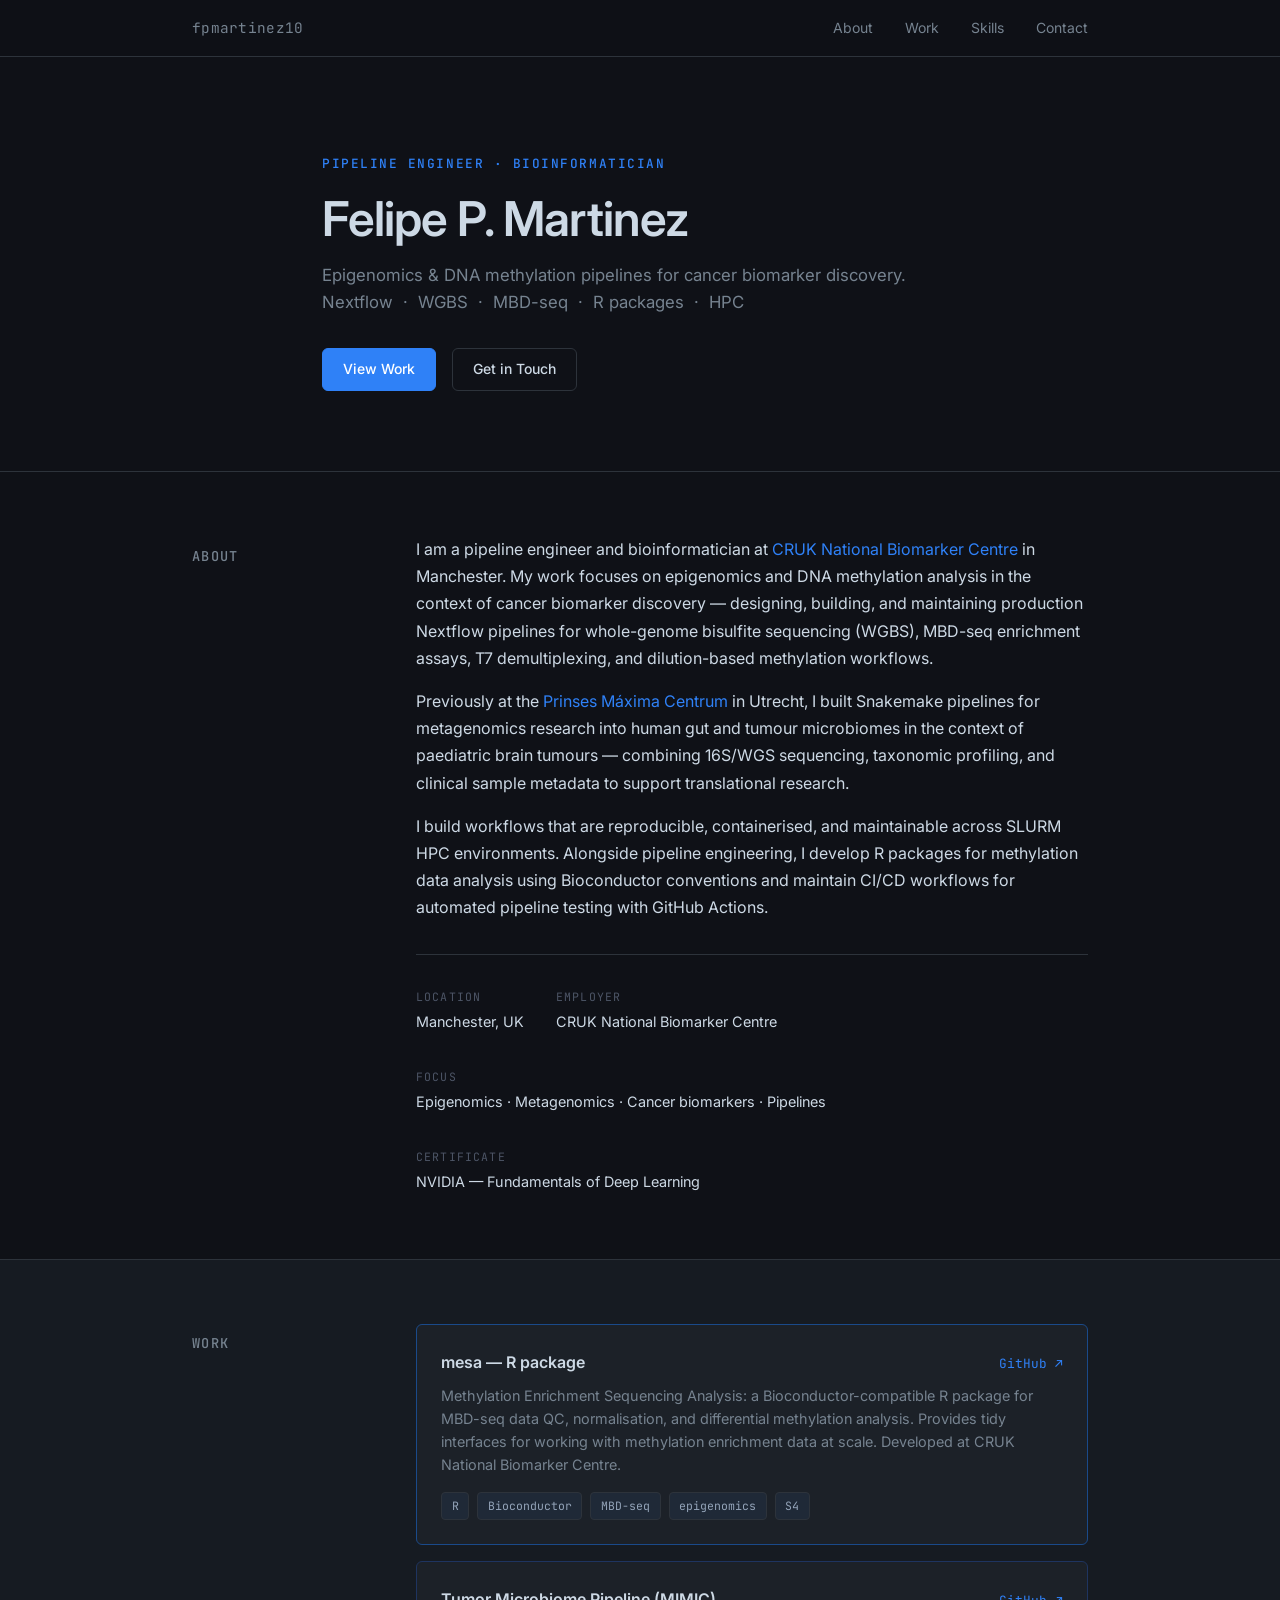
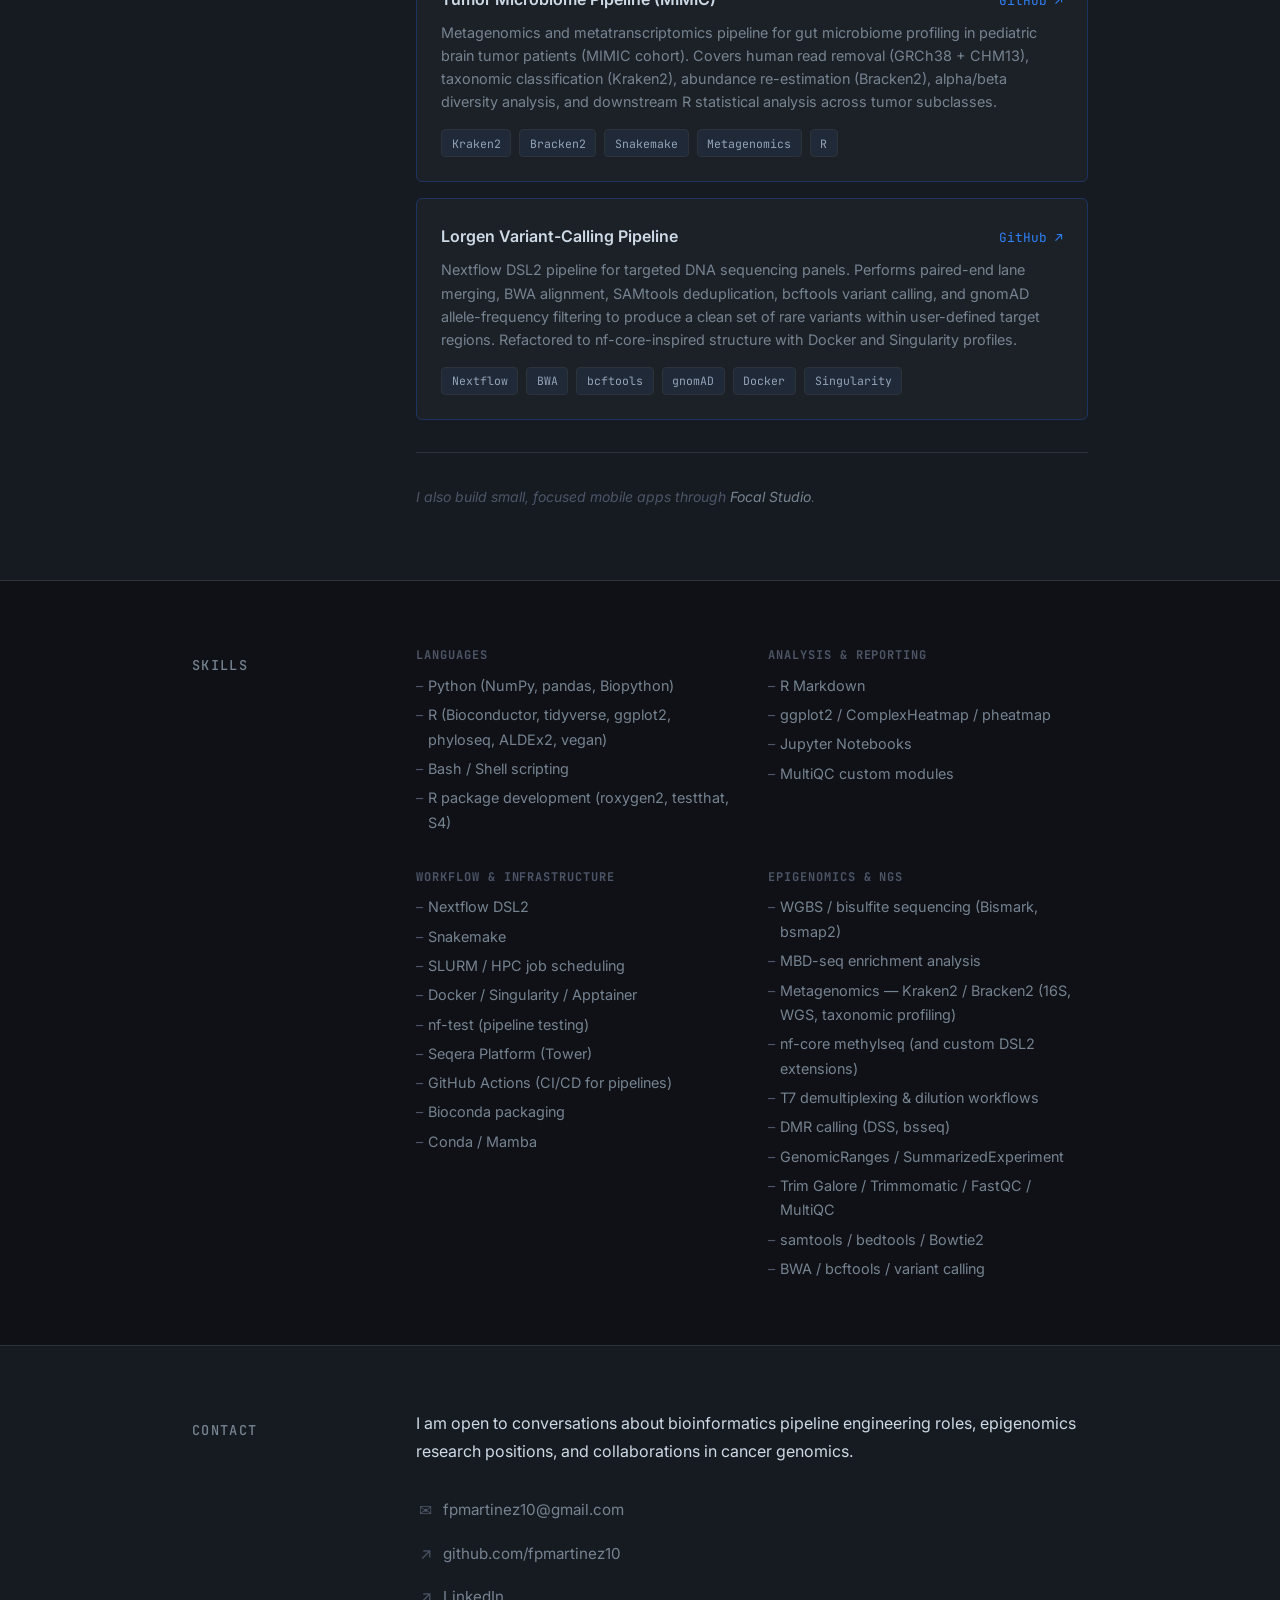
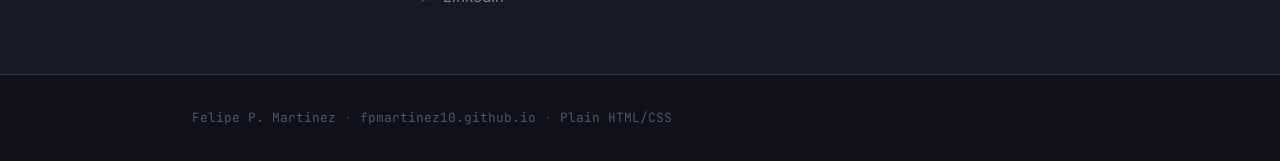
<file: index.html>
<!DOCTYPE html>
<html lang="en">
<head>
  <meta charset="UTF-8" />
  <meta name="viewport" content="width=device-width, initial-scale=1.0" />
  <title>Felipe P. Martinez — Bioinformatician</title>
  <meta name="description" content="Pipeline Engineer at CRUK. Epigenomics, DNA methylation analysis, Nextflow workflows, cancer biomarkers." />
  <link rel="preconnect" href="https://fonts.googleapis.com" />
  <link rel="preconnect" href="https://fonts.gstatic.com" crossorigin />
  <link href="https://fonts.googleapis.com/css2?family=Inter:wght@300;400;500;600&family=JetBrains+Mono:wght@400;500&display=swap" rel="stylesheet" />
  <link rel="stylesheet" href="style.css" />
</head>
<body>

  <nav class="nav">
    <div class="nav-inner container">
      <span class="nav-logo">fpmartinez10</span>
      <ul class="nav-links">
        <li><a href="#about">About</a></li>
        <li><a href="#work">Work</a></li>
        <li><a href="#skills">Skills</a></li>
        <li><a href="#contact">Contact</a></li>
      </ul>
    </div>
  </nav>

  <section class="hero" id="top">
    <div class="container hero-inner">
      <p class="hero-eyebrow">Pipeline Engineer · Bioinformatician</p>
      <h1 class="hero-name">Felipe P. Martinez</h1>
      <p class="hero-tagline">
        Epigenomics &amp; DNA methylation pipelines for cancer biomarker discovery.<br />
        Nextflow &nbsp;·&nbsp; WGBS &nbsp;·&nbsp; MBD-seq &nbsp;·&nbsp; R packages &nbsp;·&nbsp; HPC
      </p>
      <div class="hero-cta">
        <a href="#work" class="btn btn-primary">View Work</a>
        <a href="#contact" class="btn btn-ghost">Get in Touch</a>
      </div>
    </div>
  </section>

  <section class="section" id="about">
    <div class="container section-grid">
      <div class="section-label"><span class="label-text">About</span></div>
      <div class="section-content">
        <p>
          I am a pipeline engineer and bioinformatician at
          <a href="https://www.cruk.manchester.ac.uk/Our-Research/Cancer-Biomarker-Centre" target="_blank" rel="noopener">CRUK National Biomarker Centre</a>
          in Manchester. My work focuses on epigenomics and DNA methylation analysis in the context of
          cancer biomarker discovery — designing, building, and maintaining production Nextflow pipelines
          for whole-genome bisulfite sequencing (WGBS), MBD-seq enrichment assays, T7 demultiplexing,
          and dilution-based methylation workflows.
        </p>
        <p>
          Previously at the
          <a href="https://www.prinsesmaximacentrum.nl/en" target="_blank" rel="noopener">Prinses Máxima Centrum</a>
          in Utrecht, I built Snakemake pipelines for metagenomics research into human gut and tumour
          microbiomes in the context of paediatric brain tumours — combining 16S/WGS sequencing,
          taxonomic profiling, and clinical sample metadata to support translational research.
        </p>
        <p>
          I build workflows that are reproducible, containerised, and maintainable across SLURM HPC
          environments. Alongside pipeline engineering, I develop R packages for methylation data
          analysis using Bioconductor conventions and maintain CI/CD workflows for automated pipeline
          testing with GitHub Actions.
        </p>
        <div class="about-meta">
          <div class="meta-item">
            <span class="meta-label">Location</span>
            <span class="meta-value">Manchester, UK</span>
          </div>
          <div class="meta-item">
            <span class="meta-label">Employer</span>
            <span class="meta-value">CRUK National Biomarker Centre</span>
          </div>
          <div class="meta-item">
            <span class="meta-label">Focus</span>
            <span class="meta-value">Epigenomics · Metagenomics · Cancer biomarkers · Pipelines</span>
          </div>
          <div class="meta-item">
            <span class="meta-label">Certificate</span>
            <span class="meta-value">NVIDIA — Fundamentals of Deep Learning</span>
          </div>
        </div>
      </div>
    </div>
  </section>

  <section class="section section-alt" id="work">
    <div class="container section-grid">
      <div class="section-label"><span class="label-text">Work</span></div>
      <div class="section-content">
        <article class="project-card project-featured">
          <div class="project-header">
            <h3 class="project-title">mesa — R package</h3>
            <a href="https://github.com/cruk-mi/mesa" class="project-link" target="_blank" rel="noopener">GitHub ↗</a>
          </div>
          <p class="project-desc">
            Methylation Enrichment Sequencing Analysis: a Bioconductor-compatible R package for MBD-seq
            data QC, normalisation, and differential methylation analysis. Provides tidy interfaces for
            working with methylation enrichment data at scale. Developed at CRUK National Biomarker Centre.
          </p>
          <div class="project-tags">
            <span class="tag">R</span>
            <span class="tag">Bioconductor</span>
            <span class="tag">MBD-seq</span>
            <span class="tag">epigenomics</span>
            <span class="tag">S4</span>
          </div>
        </article>

        <article class="project-card project-highlight">
          <div class="project-header">
            <h3 class="project-title">Tumor Microbiome Pipeline (MIMIC)</h3>
            <a href="https://github.com/fpmartinez10/MIMIC-tumor-microbiome-pipeline" class="project-link" target="_blank" rel="noopener">GitHub ↗</a>
          </div>
          <p class="project-desc">
            Metagenomics and metatranscriptomics pipeline for gut microbiome profiling in pediatric brain tumor
            patients (MIMIC cohort). Covers human read removal (GRCh38 + CHM13), taxonomic classification
            (Kraken2), abundance re-estimation (Bracken2), alpha/beta diversity analysis, and downstream R
            statistical analysis across tumor subclasses.
          </p>
          <div class="project-tags">
            <span class="tag">Kraken2</span>
            <span class="tag">Bracken2</span>
            <span class="tag">Snakemake</span>
            <span class="tag">Metagenomics</span>
            <span class="tag">R</span>
          </div>
        </article>

        <article class="project-card project-highlight">
          <div class="project-header">
            <h3 class="project-title">Lorgen Variant-Calling Pipeline</h3>
            <a href="https://github.com/fpmartinez10/lorgen-variant-calling-pipeline" class="project-link" target="_blank" rel="noopener">GitHub ↗</a>
          </div>
          <p class="project-desc">
            Nextflow DSL2 pipeline for targeted DNA sequencing panels. Performs paired-end lane merging,
            BWA alignment, SAMtools deduplication, bcftools variant calling, and gnomAD allele-frequency
            filtering to produce a clean set of rare variants within user-defined target regions.
            Refactored to nf-core-inspired structure with Docker and Singularity profiles.
          </p>
          <div class="project-tags">
            <span class="tag">Nextflow</span>
            <span class="tag">BWA</span>
            <span class="tag">bcftools</span>
            <span class="tag">gnomAD</span>
            <span class="tag">Docker</span>
            <span class="tag">Singularity</span>
          </div>
        </article>

        <div class="work-footer">
          <p class="work-note">
            I also build small, focused mobile apps through
            <a href="https://focalstudio.github.io" target="_blank" rel="noopener">Focal Studio</a>.
          </p>
        </div>
      </div>
    </div>
  </section>

  <section class="section" id="skills">
    <div class="container section-grid">
      <div class="section-label"><span class="label-text">Skills</span></div>
      <div class="section-content">
        <div class="skills-grid">
          <div class="skill-group">
            <h4 class="skill-group-title">Languages</h4>
            <ul class="skill-list">
              <li>Python (NumPy, pandas, Biopython)</li>
              <li>R (Bioconductor, tidyverse, ggplot2, phyloseq, ALDEx2, vegan)</li>
              <li>Bash / Shell scripting</li>
              <li>R package development (roxygen2, testthat, S4)</li>
            </ul>
          </div>
          <div class="skill-group">
            <h4 class="skill-group-title">Analysis &amp; Reporting</h4>
            <ul class="skill-list">
              <li>R Markdown</li>
              <li>ggplot2 / ComplexHeatmap / pheatmap</li>
              <li>Jupyter Notebooks</li>
              <li>MultiQC custom modules</li>
            </ul>
          </div>
          <div class="skill-group">
            <h4 class="skill-group-title">Workflow &amp; Infrastructure</h4>
            <ul class="skill-list">
              <li>Nextflow DSL2</li>
              <li>Snakemake</li>
              <li>SLURM / HPC job scheduling</li>
              <li>Docker / Singularity / Apptainer</li>
              <li>nf-test (pipeline testing)</li>
              <li>Seqera Platform (Tower)</li>
              <li>GitHub Actions (CI/CD for pipelines)</li>
              <li>Bioconda packaging</li>
              <li>Conda / Mamba</li>
            </ul>
          </div>
          <div class="skill-group">
            <h4 class="skill-group-title">Epigenomics &amp; NGS</h4>
            <ul class="skill-list">
              <li>WGBS / bisulfite sequencing (Bismark, bsmap2)</li>
              <li>MBD-seq enrichment analysis</li>
              <li>Metagenomics — Kraken2 / Bracken2 (16S, WGS, taxonomic profiling)</li>
              <li>nf-core methylseq (and custom DSL2 extensions)</li>
              <li>T7 demultiplexing &amp; dilution workflows</li>
              <li>DMR calling (DSS, bsseq)</li>
              <li>GenomicRanges / SummarizedExperiment</li>
              <li>Trim Galore / Trimmomatic / FastQC / MultiQC</li>
              <li>samtools / bedtools / Bowtie2</li>
              <li>BWA / bcftools / variant calling</li>
            </ul>
          </div>
        </div>
      </div>
    </div>
  </section>

  <section class="section section-alt" id="contact">
    <div class="container section-grid">
      <div class="section-label"><span class="label-text">Contact</span></div>
      <div class="section-content">
        <p>
          I am open to conversations about bioinformatics pipeline engineering roles,
          epigenomics research positions, and collaborations in cancer genomics.
        </p>
        <div class="contact-links">
          <a href="mailto:fpmartinez10@gmail.com" class="contact-item">
            <span class="contact-icon">&#9993;</span>
            <span>fpmartinez10@gmail.com</span>
          </a>
          <a href="https://github.com/fpmartinez10" class="contact-item" target="_blank" rel="noopener">
            <span class="contact-icon">&#8599;</span>
            <span>github.com/fpmartinez10</span>
          </a>
          <a href="https://linkedin.com/in/felipe-perez-martinez-263a94206" class="contact-item" target="_blank" rel="noopener">
            <span class="contact-icon">&#8599;</span>
            <span>LinkedIn</span>
          </a>
        </div>
      </div>
    </div>
  </section>

  <footer class="footer">
    <div class="container footer-inner">
      <span>Felipe P. Martinez</span>
      <span class="footer-sep">·</span>
      <span>fpmartinez10.github.io</span>
      <span class="footer-sep">·</span>
      <span>Plain HTML/CSS</span>
    </div>
  </footer>

</body>
</html>
</file>
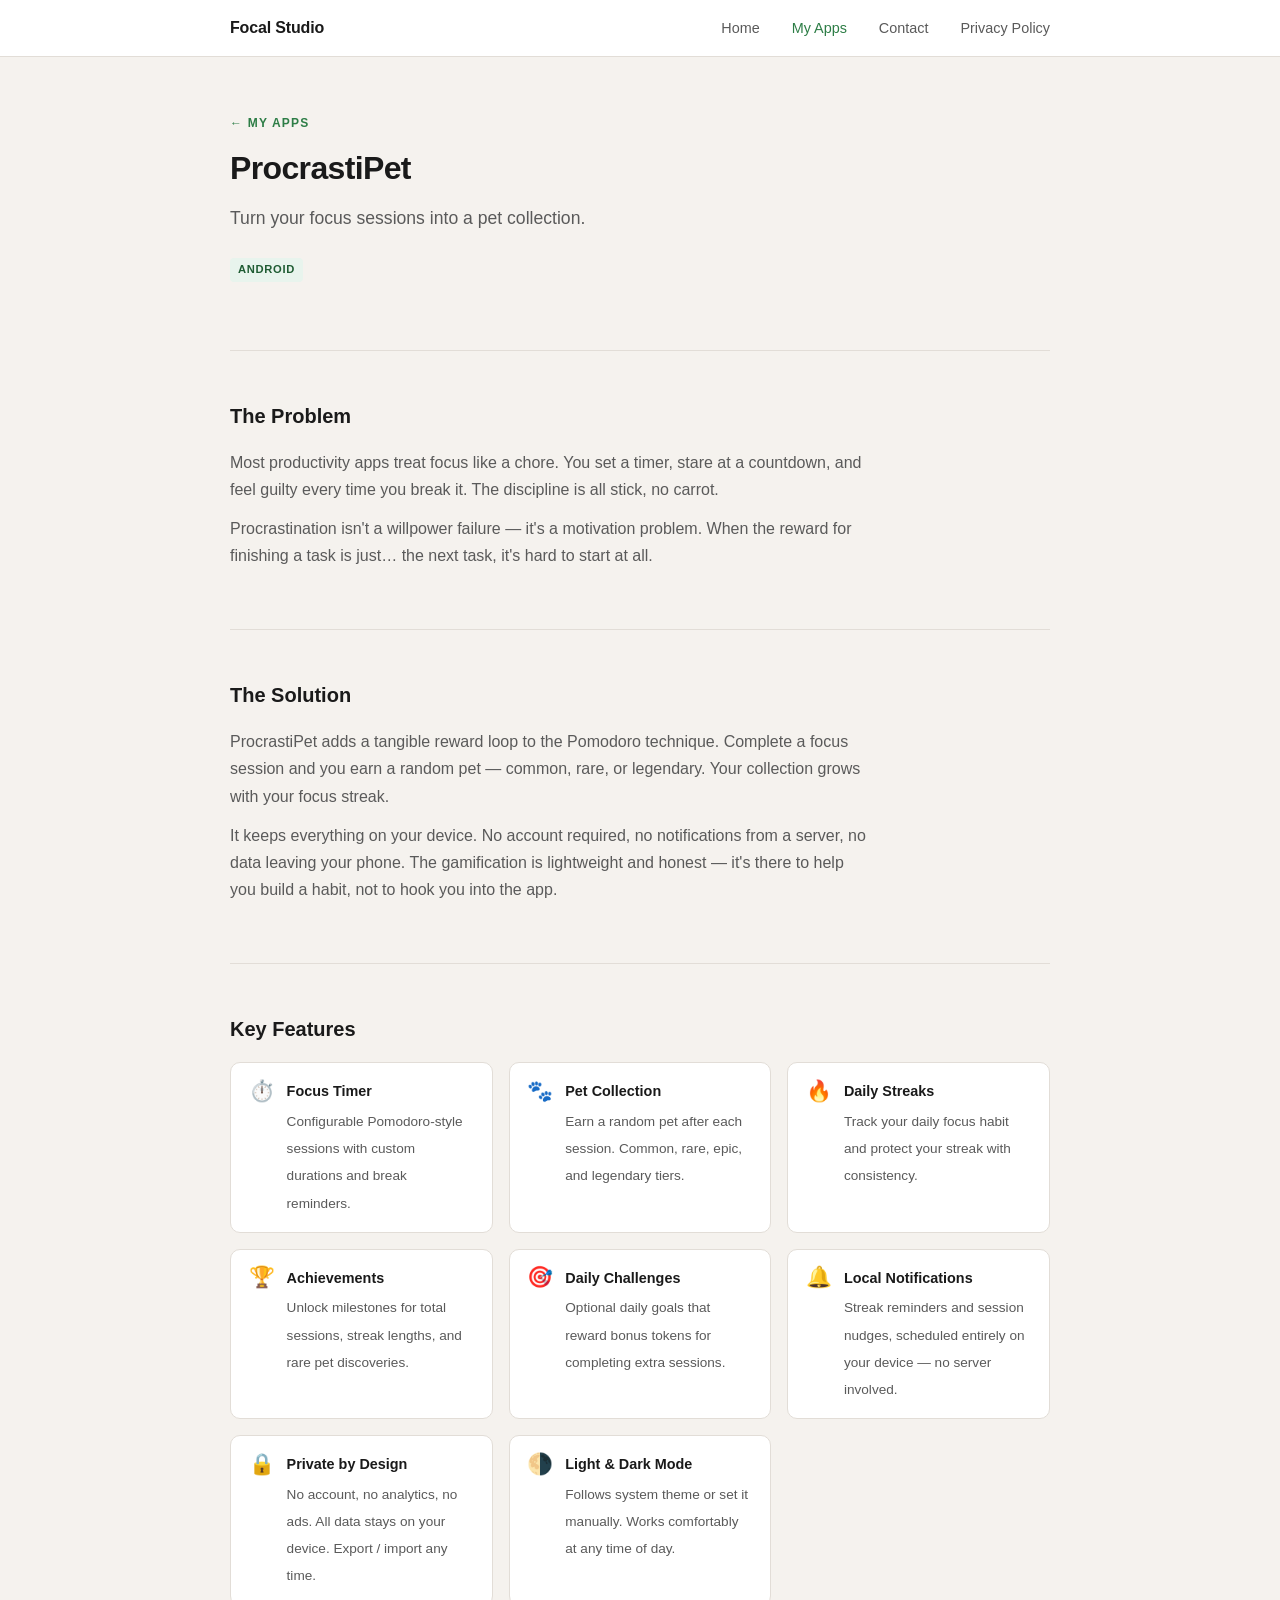
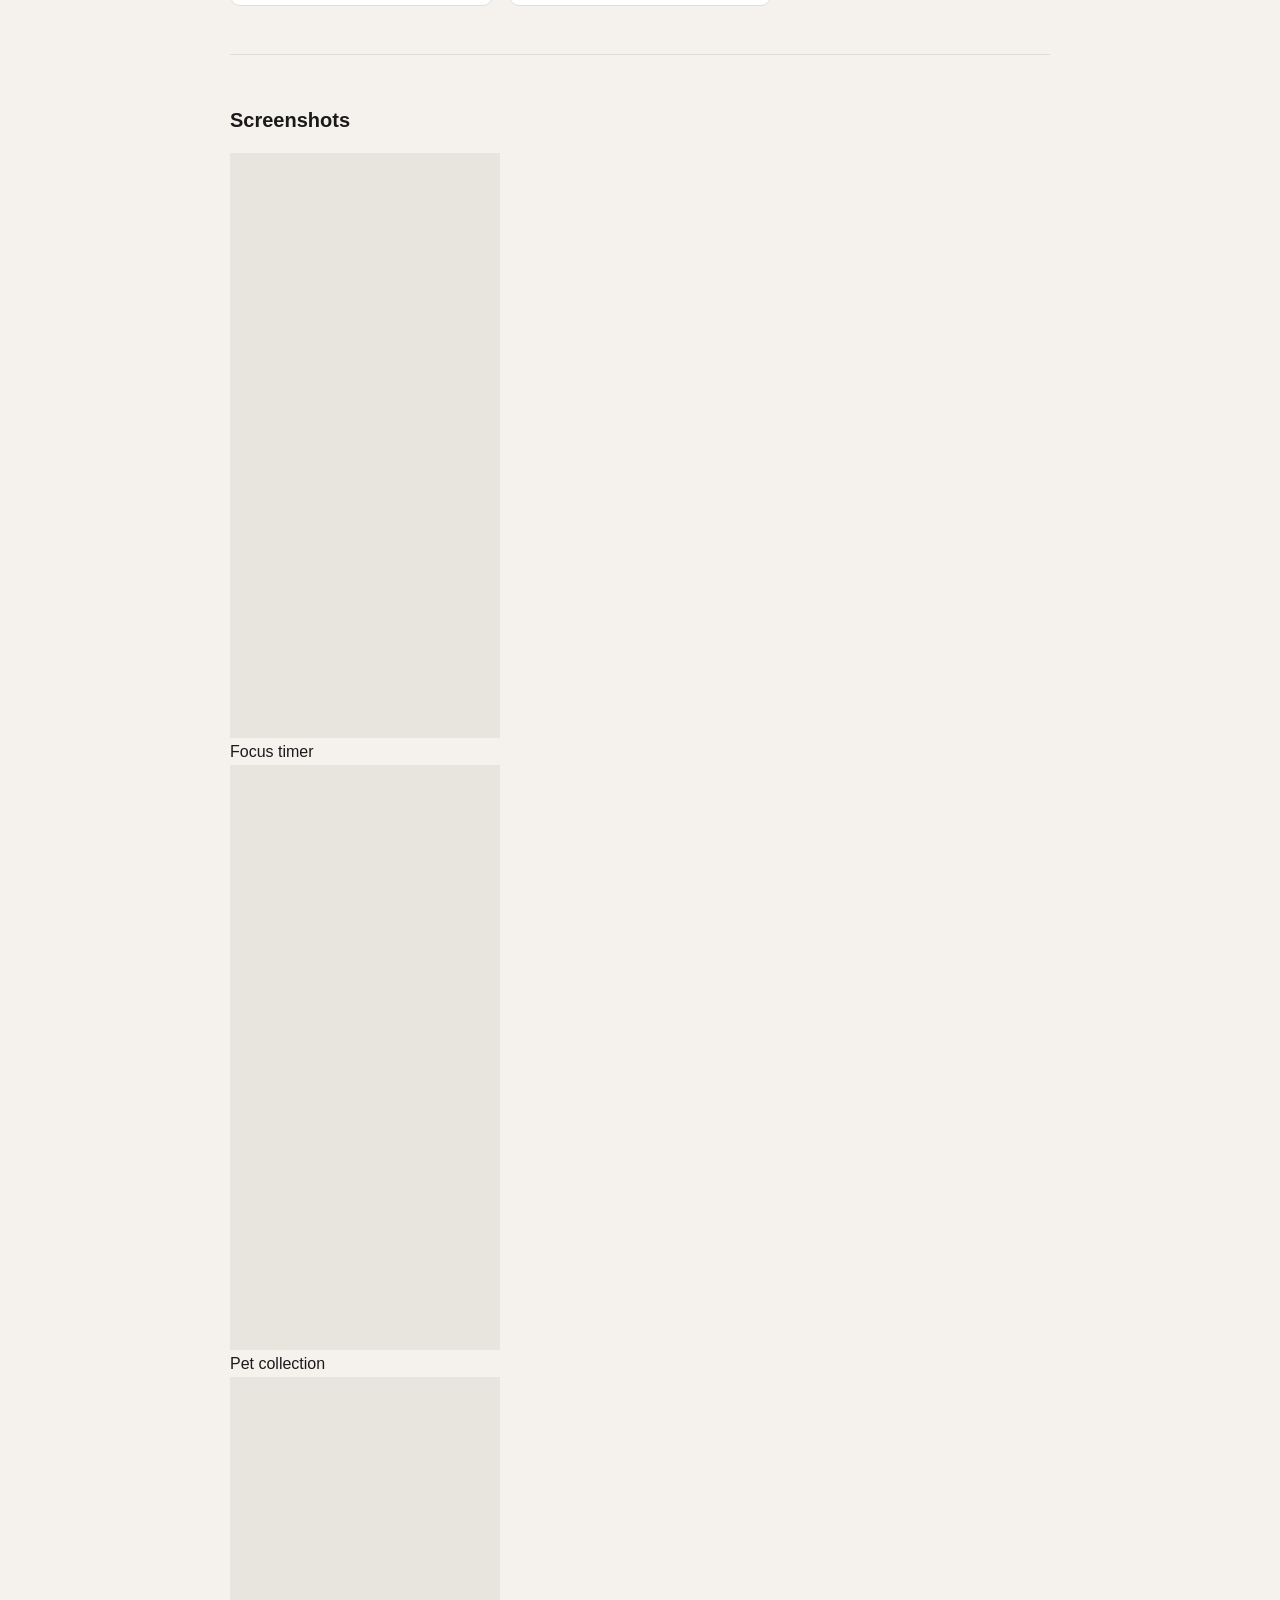
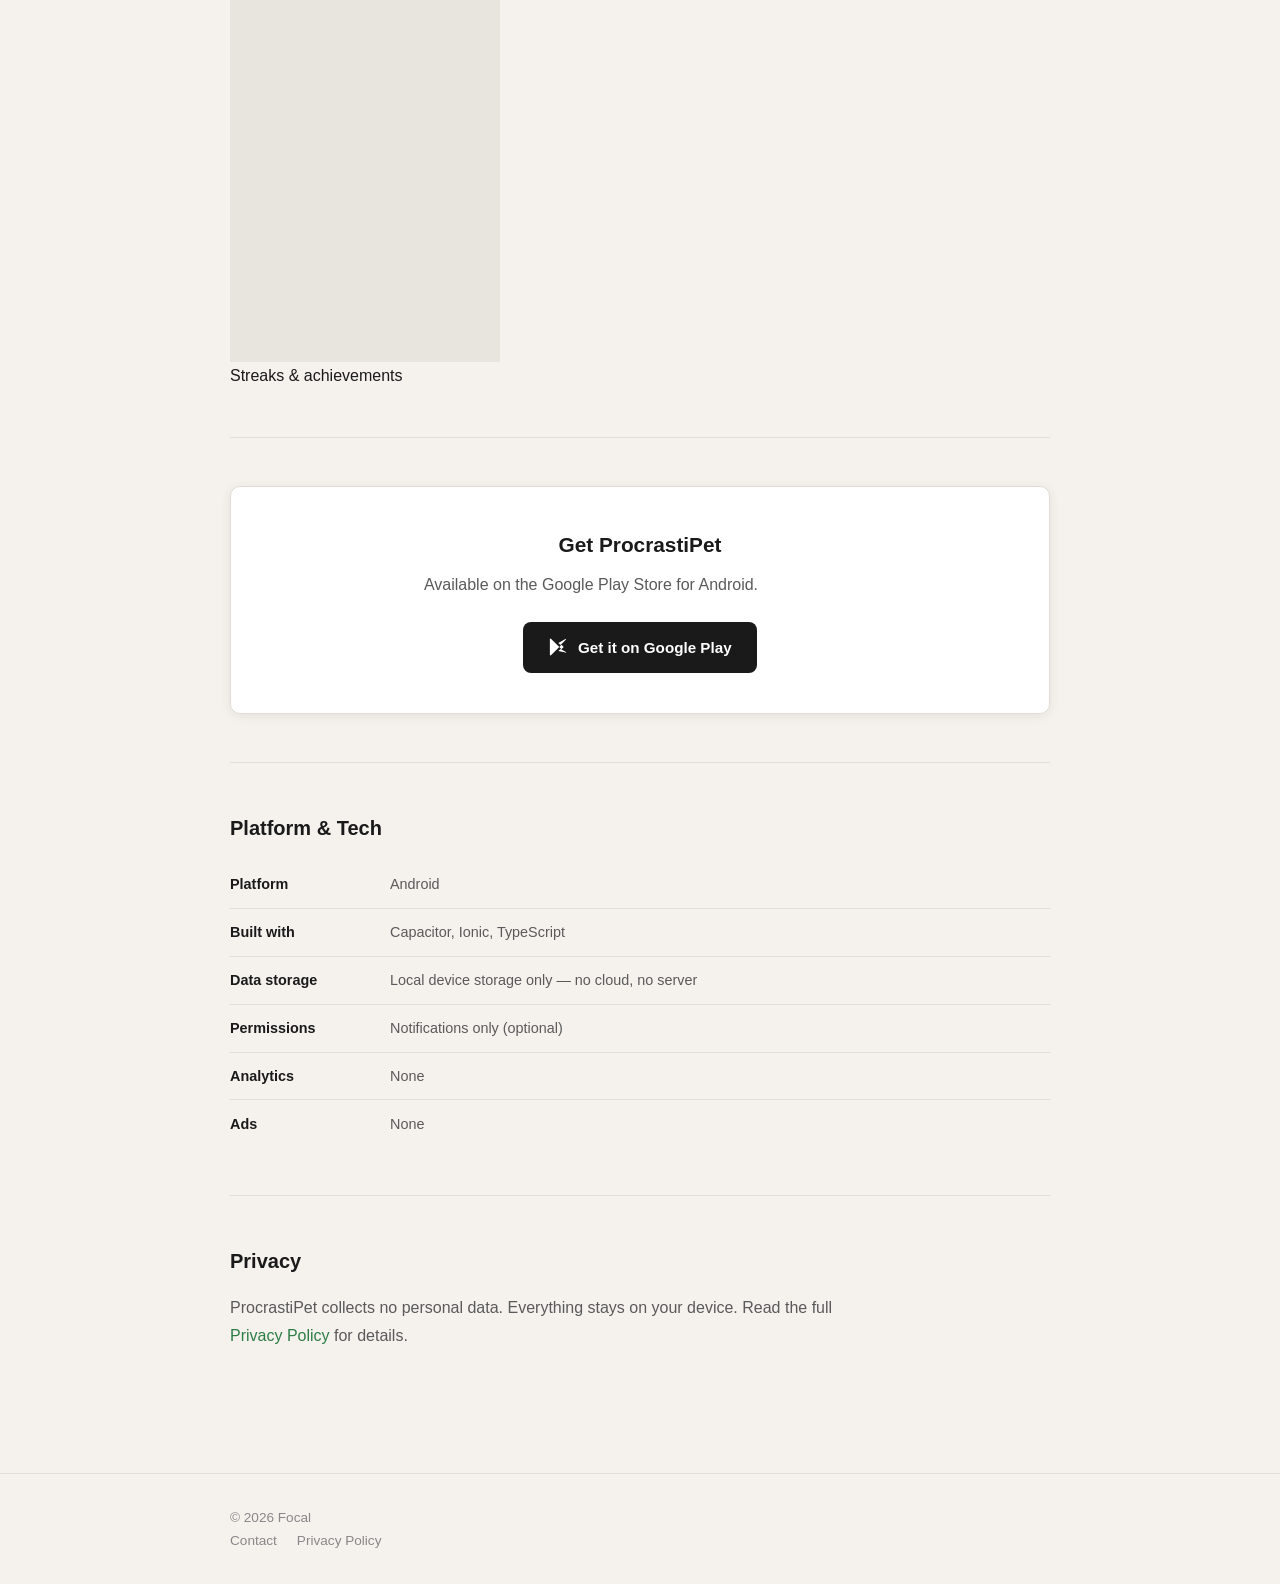
<file: app-procrastipet.html>
<!DOCTYPE html>
<html lang="en">
<head>
  <meta charset="UTF-8" />
  <meta name="viewport" content="width=device-width, initial-scale=1.0" />
  <title>ProcrastiPet — Focal Studio</title>
  <meta name="description" content="ProcrastiPet turns your focus sessions into a pet collection. Beat procrastination one timer at a time. Privacy-first Android app." />
  <link rel="stylesheet" href="assets/styles.css" />
</head>
<body>

  <!-- ── Navigation ───────────────────────────────────────── -->
  <nav class="site-nav" aria-label="Main navigation">
    <div class="container nav-inner">
      <a href="index.html" class="nav-logo">Focal Studio</a>

      <button class="nav-toggle" aria-label="Toggle navigation" aria-expanded="false">
        <span></span><span></span><span></span>
      </button>

      <ul class="nav-links">
        <li><a href="index.html">Home</a></li>
        <li><a href="apps.html" class="active">My Apps</a></li>
        <li><a href="contact.html">Contact</a></li>
        <li><a href="privacy-policy.html">Privacy Policy</a></li>
      </ul>
    </div>
  </nav>

  <main>

    <!-- ── App header ─────────────────────────────────────── -->
    <div class="container">
      <header class="app-detail-header">
        <p class="section-label"><a href="apps.html">← My Apps</a></p>
        <h1 class="app-detail-title">ProcrastiPet</h1>
        <p class="app-detail-tagline">Turn your focus sessions into a pet collection.</p>
        <div class="app-detail-meta">
          <span class="badge-platform">Android</span>
        </div>
      </header>
    </div>

    <div class="container">

      <!-- ── 1. The Problem ──────────────────────────────────── -->
      <section class="detail-section">
        <h2>The Problem</h2>
        <p>
          Most productivity apps treat focus like a chore. You set a timer, stare at a countdown,
          and feel guilty every time you break it. The discipline is all stick, no carrot.
        </p>
        <p>
          Procrastination isn't a willpower failure — it's a motivation problem. When the reward
          for finishing a task is just… the next task, it's hard to start at all.
        </p>
      </section>

      <!-- ── 2. The Solution ─────────────────────────────────── -->
      <section class="detail-section">
        <h2>The Solution</h2>
        <p>
          ProcrastiPet adds a tangible reward loop to the Pomodoro technique. Complete a focus
          session and you earn a random pet — common, rare, or legendary. Your collection grows
          with your focus streak.
        </p>
        <p>
          It keeps everything on your device. No account required, no notifications from a server,
          no data leaving your phone. The gamification is lightweight and honest — it's there to
          help you build a habit, not to hook you into the app.
        </p>
      </section>

      <!-- ── 3. Key Features ────────────────────────────────── -->
      <section class="detail-section">
        <h2>Key Features</h2>

        <div class="feature-list">
          <div class="feature-item">
            <span class="feature-icon">⏱️</span>
            <div class="feature-text">
              <strong>Focus Timer</strong>
              <span>Configurable Pomodoro-style sessions with custom durations and break reminders.</span>
            </div>
          </div>

          <div class="feature-item">
            <span class="feature-icon">🐾</span>
            <div class="feature-text">
              <strong>Pet Collection</strong>
              <span>Earn a random pet after each session. Common, rare, epic, and legendary tiers.</span>
            </div>
          </div>

          <div class="feature-item">
            <span class="feature-icon">🔥</span>
            <div class="feature-text">
              <strong>Daily Streaks</strong>
              <span>Track your daily focus habit and protect your streak with consistency.</span>
            </div>
          </div>

          <div class="feature-item">
            <span class="feature-icon">🏆</span>
            <div class="feature-text">
              <strong>Achievements</strong>
              <span>Unlock milestones for total sessions, streak lengths, and rare pet discoveries.</span>
            </div>
          </div>

          <div class="feature-item">
            <span class="feature-icon">🎯</span>
            <div class="feature-text">
              <strong>Daily Challenges</strong>
              <span>Optional daily goals that reward bonus tokens for completing extra sessions.</span>
            </div>
          </div>

          <div class="feature-item">
            <span class="feature-icon">🔔</span>
            <div class="feature-text">
              <strong>Local Notifications</strong>
              <span>Streak reminders and session nudges, scheduled entirely on your device — no server involved.</span>
            </div>
          </div>

          <div class="feature-item">
            <span class="feature-icon">🔒</span>
            <div class="feature-text">
              <strong>Private by Design</strong>
              <span>No account, no analytics, no ads. All data stays on your device. Export / import any time.</span>
            </div>
          </div>

          <div class="feature-item">
            <span class="feature-icon">🌗</span>
            <div class="feature-text">
              <strong>Light &amp; Dark Mode</strong>
              <span>Follows system theme or set it manually. Works comfortably at any time of day.</span>
            </div>
          </div>
        </div>
      </section>

      <!-- ── 4. Screenshots ─────────────────────────────────── -->
      <section class="detail-section">
        <h2>Screenshots</h2>

        <!-- REPLACE: drop real screenshots into assets/ and update the src and alt attributes below -->
        <div class="screenshot-gallery">
          <figure>
            <img
              src="assets/procrastipet-1.png"
              alt="ProcrastiPet home screen showing a focus timer and pet summary"
            />
            <figcaption>Focus timer</figcaption>
          </figure>
          <figure>
            <img
              src="assets/procrastipet-2.png"
              alt="ProcrastiPet pet collection screen showing earned creatures of various rarities"
            />
            <figcaption>Pet collection</figcaption>
          </figure>
          <figure>
            <img
              src="assets/procrastipet-3.png"
              alt="ProcrastiPet achievements and streak screen"
            />
            <figcaption>Streaks &amp; achievements</figcaption>
          </figure>
        </div>
      </section>

      <!-- ── 5. Download ────────────────────────────────────── -->
      <section class="detail-section">
        <div class="store-cta">
          <h2>Get ProcrastiPet</h2>
          <p>Available on the Google Play Store for Android.</p>
          <!-- REPLACE: update the href below with your real Play Store URL -->
          <a
            href="https://play.google.com/store/apps/details?id=YOUR_PACKAGE_NAME"
            class="btn-store"
            target="_blank"
            rel="noopener noreferrer"
            aria-label="Get ProcrastiPet on Google Play"
          >
            <!-- Google Play icon (inline SVG, no external dependency) -->
            <svg width="20" height="20" viewBox="0 0 512 512" fill="currentColor" aria-hidden="true">
              <path d="M48 59.5v393C48 464 57 474 68.9 474l.1-.1 220-220L68.9 38C57 38 48 48 48 59.5zM321.7 207.3l-56.4-56.4 168.8-96.3c10.7-6.1 22.2-2.4 27.3 8.5L321.7 207.3zM265.3 361.1l56.4-56.4 149.7 85.4c-5.1 10.9-16.6 14.6-27.3 8.5L265.3 361.1zM289.4 256l56.3-56.3 56.3 56.3-56.3 56.3-56.3-56.3z"/>
            </svg>
            Get it on Google Play
          </a>
        </div>
      </section>

      <!-- ── 6. Platform & Tech ─────────────────────────────── -->
      <section class="detail-section">
        <h2>Platform &amp; Tech</h2>

        <table class="tech-table">
          <tbody>
            <tr>
              <td>Platform</td>
              <td>Android</td>
            </tr>
            <tr>
              <td>Built with</td>
              <td>Capacitor, Ionic, TypeScript</td>
            </tr>
            <tr>
              <td>Data storage</td>
              <td>Local device storage only — no cloud, no server</td>
            </tr>
            <tr>
              <td>Permissions</td>
              <td>Notifications only (optional)</td>
            </tr>
            <tr>
              <td>Analytics</td>
              <td>None</td>
            </tr>
            <tr>
              <td>Ads</td>
              <td>None</td>
            </tr>
          </tbody>
        </table>
      </section>

      <!-- ── 7. Privacy note ────────────────────────────────── -->
      <section class="detail-section">
        <h2>Privacy</h2>
        <p>
          ProcrastiPet collects no personal data. Everything stays on your device.
          Read the full <a href="privacy-policy.html">Privacy Policy</a> for details.
        </p>
      </section>

    </div><!-- /.container -->
  </main>

  <!-- ── Footer ───────────────────────────────────────────── -->
  <footer class="site-footer">
    <div class="container footer-inner">
      <span class="footer-copy">&copy; 2026 Focal<copy; 2026 Focal Studio</span>
      <nav class="footer-links" aria-label="Footer navigation">
        <a href="contact.html">Contact</a>
        <a href="privacy-policy.html">Privacy Policy</a>
      </nav>
    </div>
  </footer>

  <script src="assets/script.js"></script>
</body>
</html>
</file>
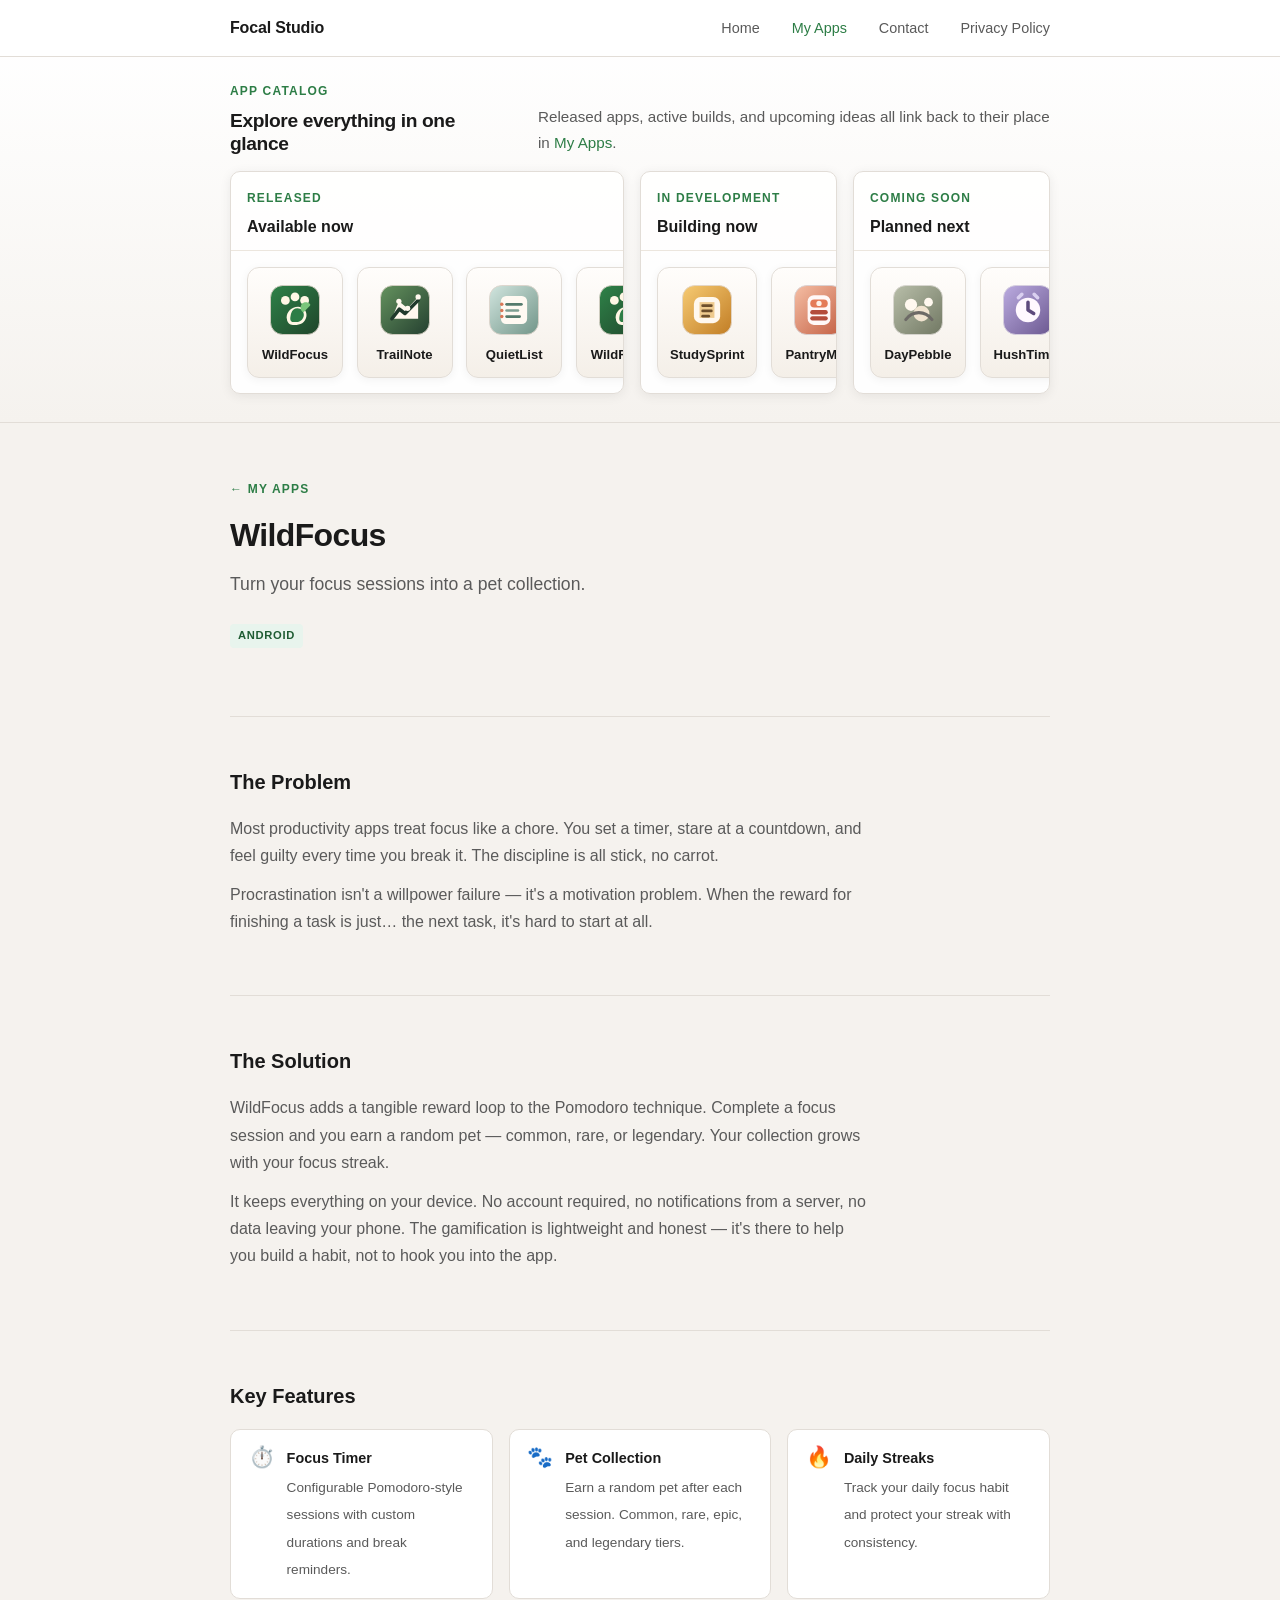
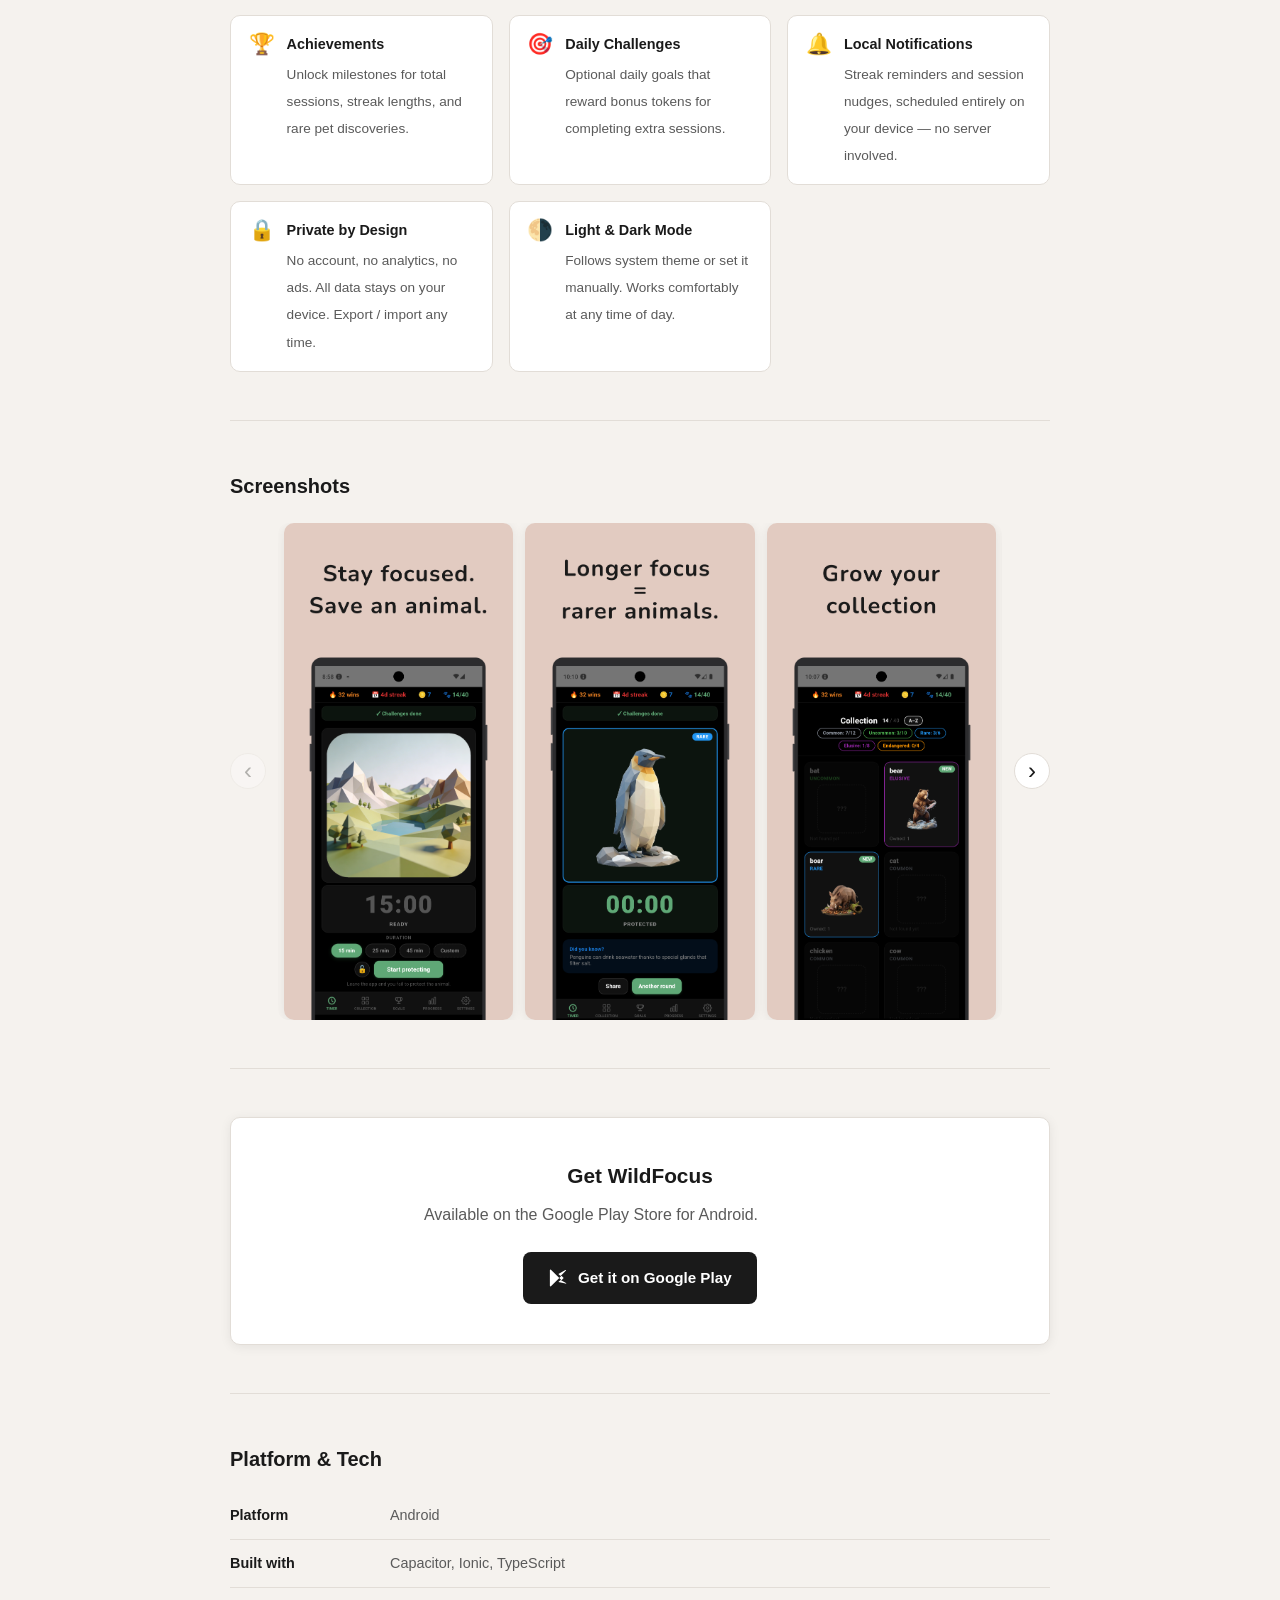
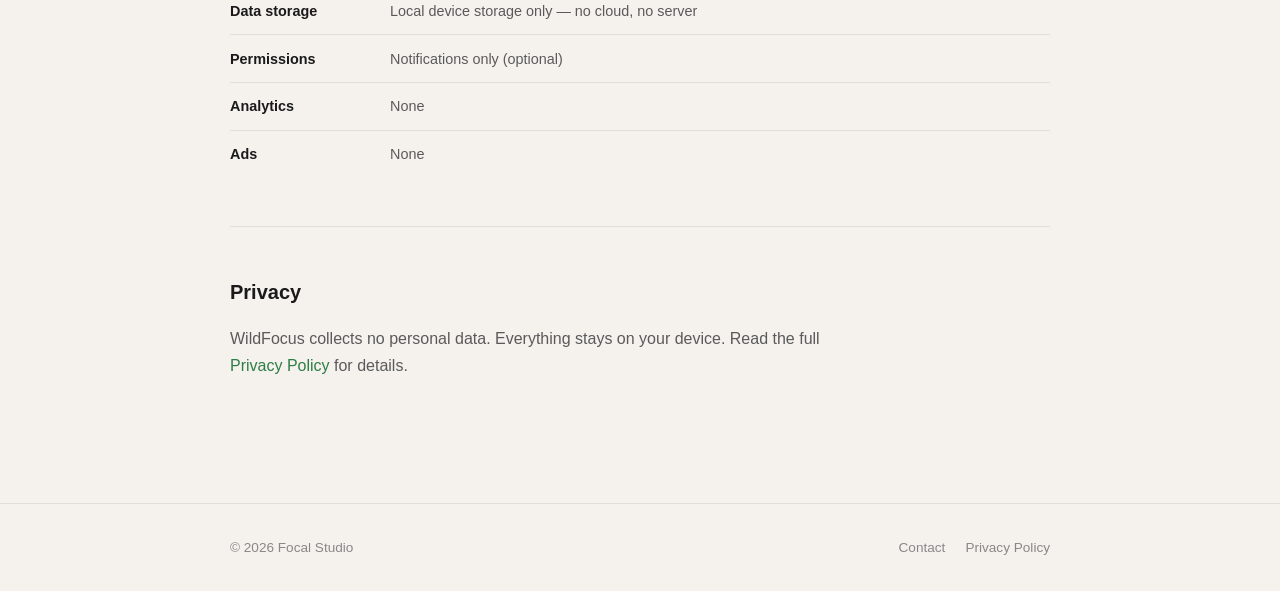
<file: app-wildfocus.html>
<!DOCTYPE html>
<html lang="en">
<head>
  <meta charset="UTF-8" />
  <meta name="viewport" content="width=device-width, initial-scale=1.0" />
  <title>WildFocus — Focal Studio</title>
  <meta name="description" content="WildFocus turns your focus sessions into a pet collection. Beat procrastination one timer at a time. Privacy-first Android app." />
  <link rel="stylesheet" href="assets/styles.css?v=20260506" />
</head>
<body>

  <!-- ── Navigation ───────────────────────────────────────── -->
  <nav class="site-nav" aria-label="Main navigation">
    <div class="container nav-inner">
      <a href="index.html" class="nav-logo">Focal Studio</a>

      <button class="nav-toggle" aria-label="Toggle navigation" aria-expanded="false">
        <span></span><span></span><span></span>
      </button>

      <ul class="nav-links">
        <li><a href="index.html">Home</a></li>
        <li><a href="apps.html" class="active">My Apps</a></li>
        <li><a href="contact.html">Contact</a></li>
        <li><a href="privacy-policy.html">Privacy Policy</a></li>
      </ul>
    </div>
  </nav>

  <main>

    <section class="app-strip-shell" data-app-carousel></section>

    <!-- ── App header ─────────────────────────────────────── -->
    <div class="container">
      <header class="app-detail-header">
        <p class="section-label"><a href="apps.html">← My Apps</a></p>
        <h1 class="app-detail-title">WildFocus</h1>
        <p class="app-detail-tagline">Turn your focus sessions into a pet collection.</p>
        <div class="app-detail-meta">
          <span class="badge-platform">Android</span>
        </div>
      </header>
    </div>

    <div class="container">

      <!-- ── 1. The Problem ──────────────────────────────────── -->
      <section class="detail-section">
        <h2>The Problem</h2>
        <p>
          Most productivity apps treat focus like a chore. You set a timer, stare at a countdown,
          and feel guilty every time you break it. The discipline is all stick, no carrot.
        </p>
        <p>
          Procrastination isn't a willpower failure — it's a motivation problem. When the reward
          for finishing a task is just… the next task, it's hard to start at all.
        </p>
      </section>

      <!-- ── 2. The Solution ─────────────────────────────────── -->
      <section class="detail-section">
        <h2>The Solution</h2>
        <p>
          WildFocus adds a tangible reward loop to the Pomodoro technique. Complete a focus
          session and you earn a random pet — common, rare, or legendary. Your collection grows
          with your focus streak.
        </p>
        <p>
          It keeps everything on your device. No account required, no notifications from a server,
          no data leaving your phone. The gamification is lightweight and honest — it's there to
          help you build a habit, not to hook you into the app.
        </p>
      </section>

      <!-- ── 3. Key Features ────────────────────────────────── -->
      <section class="detail-section">
        <h2>Key Features</h2>

        <div class="feature-list">
          <div class="feature-item">
            <span class="feature-icon">⏱️</span>
            <div class="feature-text">
              <strong>Focus Timer</strong>
              <span>Configurable Pomodoro-style sessions with custom durations and break reminders.</span>
            </div>
          </div>

          <div class="feature-item">
            <span class="feature-icon">🐾</span>
            <div class="feature-text">
              <strong>Pet Collection</strong>
              <span>Earn a random pet after each session. Common, rare, epic, and legendary tiers.</span>
            </div>
          </div>

          <div class="feature-item">
            <span class="feature-icon">🔥</span>
            <div class="feature-text">
              <strong>Daily Streaks</strong>
              <span>Track your daily focus habit and protect your streak with consistency.</span>
            </div>
          </div>

          <div class="feature-item">
            <span class="feature-icon">🏆</span>
            <div class="feature-text">
              <strong>Achievements</strong>
              <span>Unlock milestones for total sessions, streak lengths, and rare pet discoveries.</span>
            </div>
          </div>

          <div class="feature-item">
            <span class="feature-icon">🎯</span>
            <div class="feature-text">
              <strong>Daily Challenges</strong>
              <span>Optional daily goals that reward bonus tokens for completing extra sessions.</span>
            </div>
          </div>

          <div class="feature-item">
            <span class="feature-icon">🔔</span>
            <div class="feature-text">
              <strong>Local Notifications</strong>
              <span>Streak reminders and session nudges, scheduled entirely on your device — no server involved.</span>
            </div>
          </div>

          <div class="feature-item">
            <span class="feature-icon">🔒</span>
            <div class="feature-text">
              <strong>Private by Design</strong>
              <span>No account, no analytics, no ads. All data stays on your device. Export / import any time.</span>
            </div>
          </div>

          <div class="feature-item">
            <span class="feature-icon">🌗</span>
            <div class="feature-text">
              <strong>Light &amp; Dark Mode</strong>
              <span>Follows system theme or set it manually. Works comfortably at any time of day.</span>
            </div>
          </div>
        </div>
      </section>

      <!-- ── 4. Screenshots ─────────────────────────────────── -->
      <section class="detail-section">
        <h2>Screenshots</h2>

        <div class="carousel" id="screenshotCarousel">
          <button class="carousel-btn carousel-btn--prev" aria-label="Previous screenshots" onclick="moveCarousel(-1)">&#8249;</button>

          <div class="carousel-track-wrapper">
            <div class="carousel-track" id="carouselTrack">
              <figure class="carousel-slide">
                <img src="assets/screenshots/Timer.png" alt="WildFocus focus timer — stay focused, save an animal" />
              </figure>
              <figure class="carousel-slide">
                <img src="assets/screenshots/Rescue.png" alt="WildFocus rescue screen — longer focus earns rarer animals" />
              </figure>
              <figure class="carousel-slide">
                <img src="assets/screenshots/Collection.png" alt="WildFocus collection screen — grow your animal collection" />
              </figure>
              <figure class="carousel-slide">
                <img src="assets/screenshots/Fun_facts.png" alt="WildFocus animal detail — learn fun facts about animals" />
              </figure>
              <figure class="carousel-slide">
                <img src="assets/screenshots/Progress.png" alt="WildFocus progress screen — track your focus, build discipline" />
              </figure>
              <figure class="carousel-slide">
                <img src="assets/screenshots/Achievements.png" alt="WildFocus achievements — achievements that motivate" />
              </figure>
            </div>
          </div>

          <button class="carousel-btn carousel-btn--next" aria-label="Next screenshots" onclick="moveCarousel(1)">&#8250;</button>
        </div>
      </section>

      <!-- ── 5. Download ────────────────────────────────────── -->
      <section class="detail-section">
        <div class="store-cta">
          <h2>Get WildFocus</h2>
          <p>Available on the Google Play Store for Android.</p>
          <!-- REPLACE: update the href below with your real Play Store URL -->
          <a
            href="https://play.google.com/store/apps/details?id=YOUR_PACKAGE_NAME"
            class="btn-store"
            target="_blank"
            rel="noopener noreferrer"
            aria-label="Get WildFocus on Google Play"
          >
            <!-- Google Play icon (inline SVG, no external dependency) -->
            <svg width="20" height="20" viewBox="0 0 512 512" fill="currentColor" aria-hidden="true">
              <path d="M48 59.5v393C48 464 57 474 68.9 474l.1-.1 220-220L68.9 38C57 38 48 48 48 59.5zM321.7 207.3l-56.4-56.4 168.8-96.3c10.7-6.1 22.2-2.4 27.3 8.5L321.7 207.3zM265.3 361.1l56.4-56.4 149.7 85.4c-5.1 10.9-16.6 14.6-27.3 8.5L265.3 361.1zM289.4 256l56.3-56.3 56.3 56.3-56.3 56.3-56.3-56.3z"/>
            </svg>
            Get it on Google Play
          </a>
        </div>
      </section>

      <!-- ── 6. Platform & Tech ─────────────────────────────── -->
      <section class="detail-section">
        <h2>Platform &amp; Tech</h2>

        <table class="tech-table">
          <tbody>
            <tr>
              <td>Platform</td>
              <td>Android</td>
            </tr>
            <tr>
              <td>Built with</td>
              <td>Capacitor, Ionic, TypeScript</td>
            </tr>
            <tr>
              <td>Data storage</td>
              <td>Local device storage only — no cloud, no server</td>
            </tr>
            <tr>
              <td>Permissions</td>
              <td>Notifications only (optional)</td>
            </tr>
            <tr>
              <td>Analytics</td>
              <td>None</td>
            </tr>
            <tr>
              <td>Ads</td>
              <td>None</td>
            </tr>
          </tbody>
        </table>
      </section>

      <!-- ── 7. Privacy note ────────────────────────────────── -->
      <section class="detail-section">
        <h2>Privacy</h2>
        <p>
          WildFocus collects no personal data. Everything stays on your device.
          Read the full <a href="privacy-policy.html">Privacy Policy</a> for details.
        </p>
      </section>

    </div><!-- /.container -->
  </main>

  <!-- ── Footer ───────────────────────────────────────────── -->
  <footer class="site-footer">
    <div class="container footer-inner">
      <span class="footer-copy">&copy; 2026 Focal Studio</span>
      <nav class="footer-links" aria-label="Footer navigation">
        <a href="contact.html">Contact</a>
        <a href="privacy-policy.html">Privacy Policy</a>
      </nav>
    </div>
  </footer>

  <script src="assets/script.js?v=20260506"></script>
  <script>
    (function () {
      var VISIBLE = 3;
      var current = 0;
      var track = document.getElementById('carouselTrack');
      var slides = track ? track.querySelectorAll('.carousel-slide') : [];
      var total = slides.length;

      function update() {
        var max = total - VISIBLE;
        if (current < 0) current = 0;
        if (current > max) current = max;
        var pct = current * (100 / VISIBLE);
        track.style.transform = 'translateX(-' + pct + '%)';
        document.querySelector('.carousel-btn--prev').disabled = current === 0;
        document.querySelector('.carousel-btn--next').disabled = current >= max;
      }

      window.moveCarousel = function (dir) {
        current += dir;
        update();
      };

      update();
    }());
  </script>
</body>
</html>
</file>
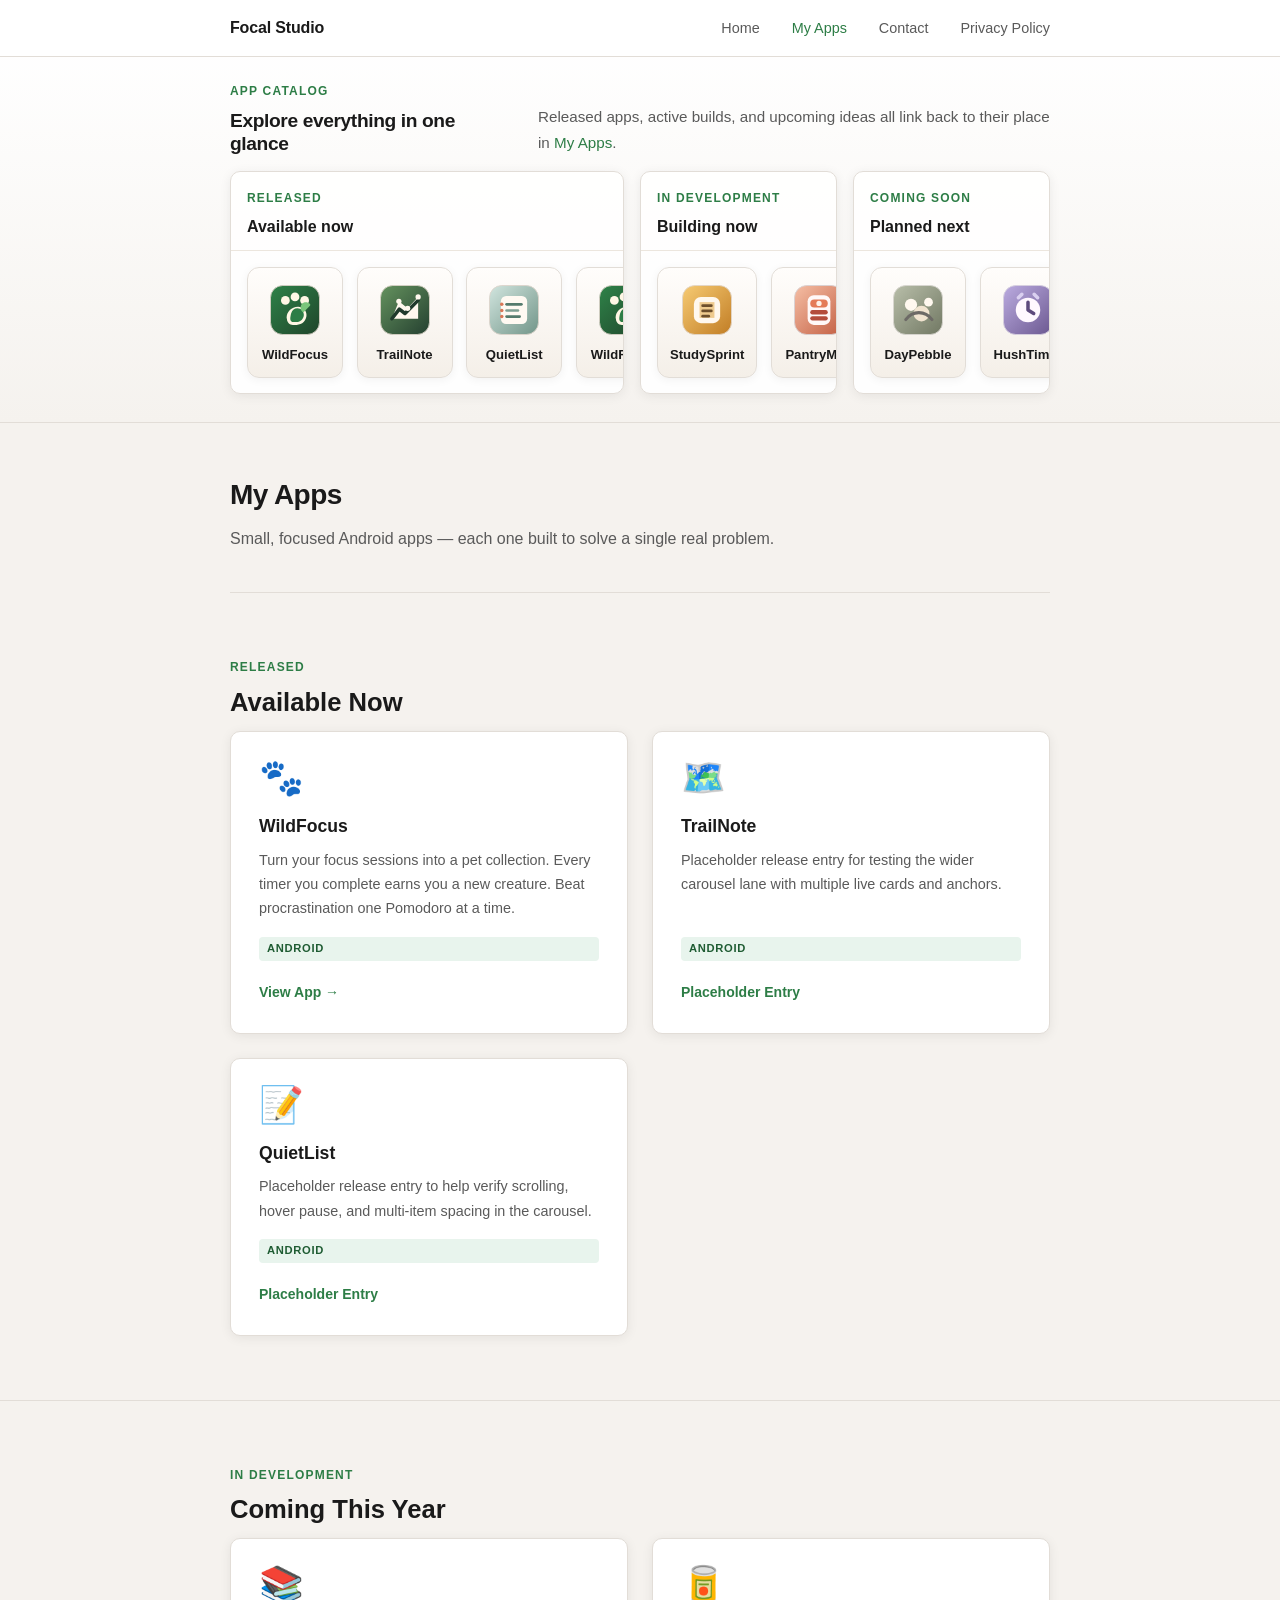
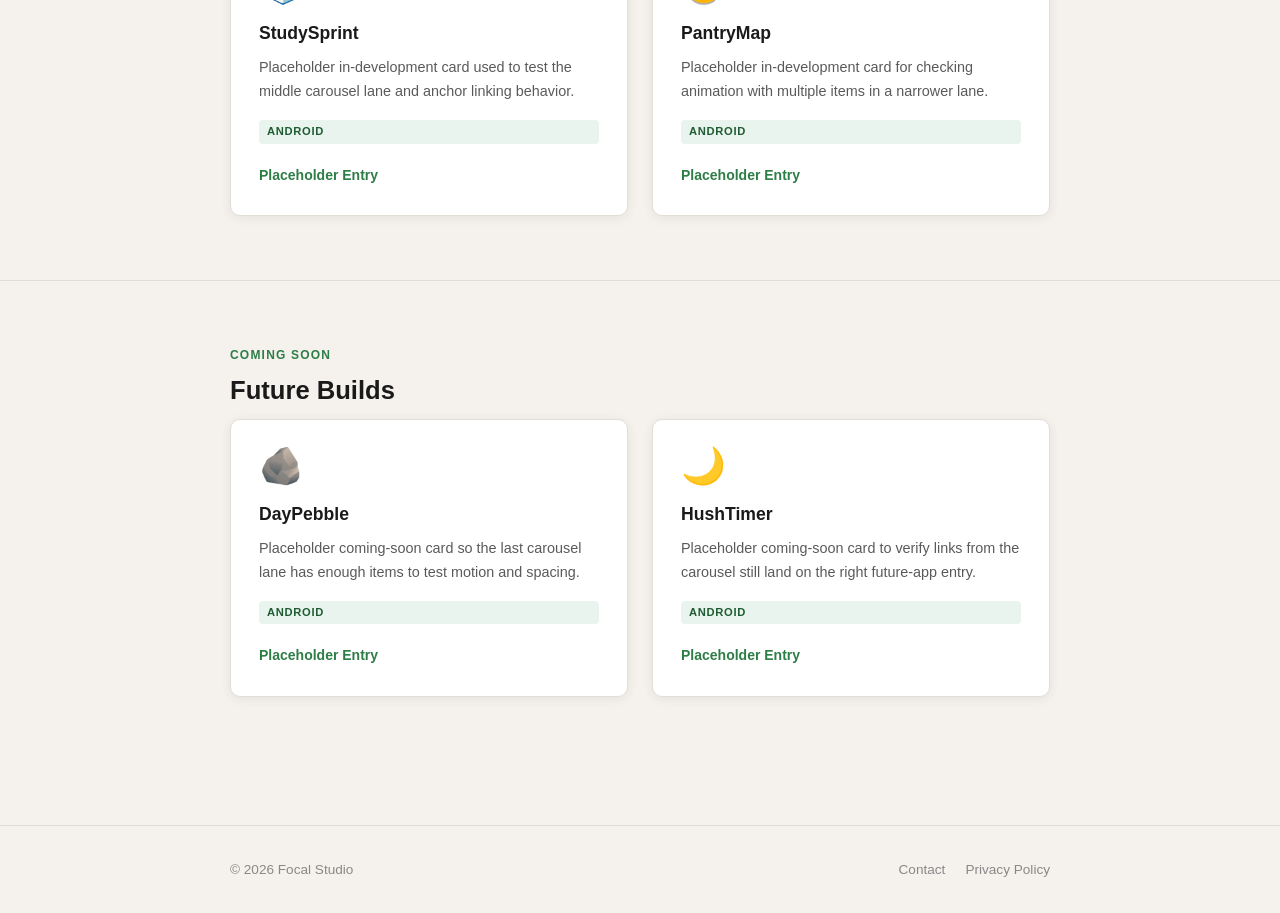
<file: apps.html>
<!DOCTYPE html>
<html lang="en">
<head>
  <meta charset="UTF-8" />
  <meta name="viewport" content="width=device-width, initial-scale=1.0" />
  <title>My Apps — Focal Studio</title>
  <meta name="description" content="Android apps built by Focal Studio. Privacy-first, no tracking, no accounts." />
  <!-- Open Graph / Twitter -->
  <meta property="og:type" content="website" />
  <meta property="og:url" content="https://fpmartinez10.github.io/apps.html" />
  <meta property="og:title" content="My Apps — Focal Studio" />
  <meta property="og:description" content="Android apps built by Focal Studio. Privacy-first, no tracking, no accounts." />
  <meta property="twitter:card" content="summary_large_image" />
  <meta property="twitter:url" content="https://fpmartinez10.github.io/apps.html" />
  <meta property="twitter:title" content="My Apps — Focal Studio" />
  <meta property="twitter:description" content="Android apps built by Focal Studio. Privacy-first, no tracking, no accounts." />
  <link rel="stylesheet" href="assets/styles.css?v=20260506" />
</head>
<body>

  <!-- ── Navigation ───────────────────────────────────────── -->
  <nav class="site-nav" aria-label="Main navigation">
    <div class="container nav-inner">
      <a href="index.html" class="nav-logo">Focal Studio</a>

      <button class="nav-toggle" aria-label="Toggle navigation" aria-expanded="false">
        <span></span><span></span><span></span>
      </button>

      <ul class="nav-links">
        <li><a href="index.html">Home</a></li>
        <li><a href="apps.html" class="active">My Apps</a></li>
        <li><a href="contact.html">Contact</a></li>
        <li><a href="privacy-policy.html">Privacy Policy</a></li>
      </ul>
    </div>
  </nav>

  <main>

    <section class="app-strip-shell" data-app-carousel></section>

    <!-- ── Page header ───────────────────────────────────────── -->
    <div class="container">
      <header class="page-header">
        <h1>My Apps</h1>
        <p>Small, focused Android apps — each one built to solve a single real problem.</p>
      </header>
    </div>

    <!-- ── Released apps ───────────────────────────────────────── -->
    <section class="section" id="released-apps">
      <div class="container">
        <p class="section-label">Released</p>
        <h2 class="section-title">Available Now</h2>

        <div class="app-grid">

          <article class="app-card" id="app-wildfocus">
            <div class="app-card-icon">🐾</div>
            <h3 class="app-card-name">WildFocus</h3>
            <p class="app-card-tagline">
              Turn your focus sessions into a pet collection.
              Every timer you complete earns you a new creature.
              Beat procrastination one Pomodoro at a time.
            </p>
            <span class="badge-platform">Android</span>
            <a href="app-wildfocus.html" class="app-card-link">View App →</a>
          </article>

          <article class="app-card" id="app-trailnote">
            <div class="app-card-icon">🗺️</div>
            <h3 class="app-card-name">TrailNote</h3>
            <p class="app-card-tagline">
              Placeholder release entry for testing the wider carousel lane with multiple live cards and anchors.
            </p>
            <span class="badge-platform">Android</span>
            <a href="#app-trailnote" class="app-card-link">Placeholder Entry</a>
          </article>

          <article class="app-card" id="app-quietlist">
            <div class="app-card-icon">📝</div>
            <h3 class="app-card-name">QuietList</h3>
            <p class="app-card-tagline">
              Placeholder release entry to help verify scrolling, hover pause, and multi-item spacing in the carousel.
            </p>
            <span class="badge-platform">Android</span>
            <a href="#app-quietlist" class="app-card-link">Placeholder Entry</a>
          </article>

        </div>

      </div>
    </section>

    <!-- ── In development apps ───────────────────────────────────── -->
    <section class="section" id="in-development-apps">
      <div class="container">
        <p class="section-label">In Development</p>
        <h2 class="section-title">Coming This Year</h2>

        <div class="app-grid">

          <article class="app-card" id="app-studysprint">
            <div class="app-card-icon">📚</div>
            <h3 class="app-card-name">StudySprint</h3>
            <p class="app-card-tagline">
              Placeholder in-development card used to test the middle carousel lane and anchor linking behavior.
            </p>
            <span class="badge-platform">Android</span>
            <a href="#app-studysprint" class="app-card-link">Placeholder Entry</a>
          </article>

          <article class="app-card" id="app-pantrymap">
            <div class="app-card-icon">🥫</div>
            <h3 class="app-card-name">PantryMap</h3>
            <p class="app-card-tagline">
              Placeholder in-development card for checking animation with multiple items in a narrower lane.
            </p>
            <span class="badge-platform">Android</span>
            <a href="#app-pantrymap" class="app-card-link">Placeholder Entry</a>
          </article>

        </div>

      </div>
    </section>

    <!-- ── Coming soon apps ───────────────────────────────────────── -->
    <section class="section" id="coming-soon-apps">
      <div class="container">
        <p class="section-label">Coming Soon</p>
        <h2 class="section-title">Future Builds</h2>

        <div class="app-grid">

          <article class="app-card" id="app-daypebble">
            <div class="app-card-icon">🪨</div>
            <h3 class="app-card-name">DayPebble</h3>
            <p class="app-card-tagline">
              Placeholder coming-soon card so the last carousel lane has enough items to test motion and spacing.
            </p>
            <span class="badge-platform">Android</span>
            <a href="#app-daypebble" class="app-card-link">Placeholder Entry</a>
          </article>

          <article class="app-card" id="app-hushtimer">
            <div class="app-card-icon">🌙</div>
            <h3 class="app-card-name">HushTimer</h3>
            <p class="app-card-tagline">
              Placeholder coming-soon card to verify links from the carousel still land on the right future-app entry.
            </p>
            <span class="badge-platform">Android</span>
            <a href="#app-hushtimer" class="app-card-link">Placeholder Entry</a>
          </article>

        </div>

      </div>
    </section>

  </main>

  <!-- ── Footer ───────────────────────────────────────────── -->
  <footer class="site-footer">
    <div class="container footer-inner">
      <span class="footer-copy">&copy; 2026 Focal Studio</span>
      <nav class="footer-links" aria-label="Footer navigation">
        <a href="contact.html">Contact</a>
        <a href="privacy-policy.html">Privacy Policy</a>
      </nav>
    </div>
  </footer>

  <script src="assets/script.js?v=20260506"></script>
</body>
</html>
</file>
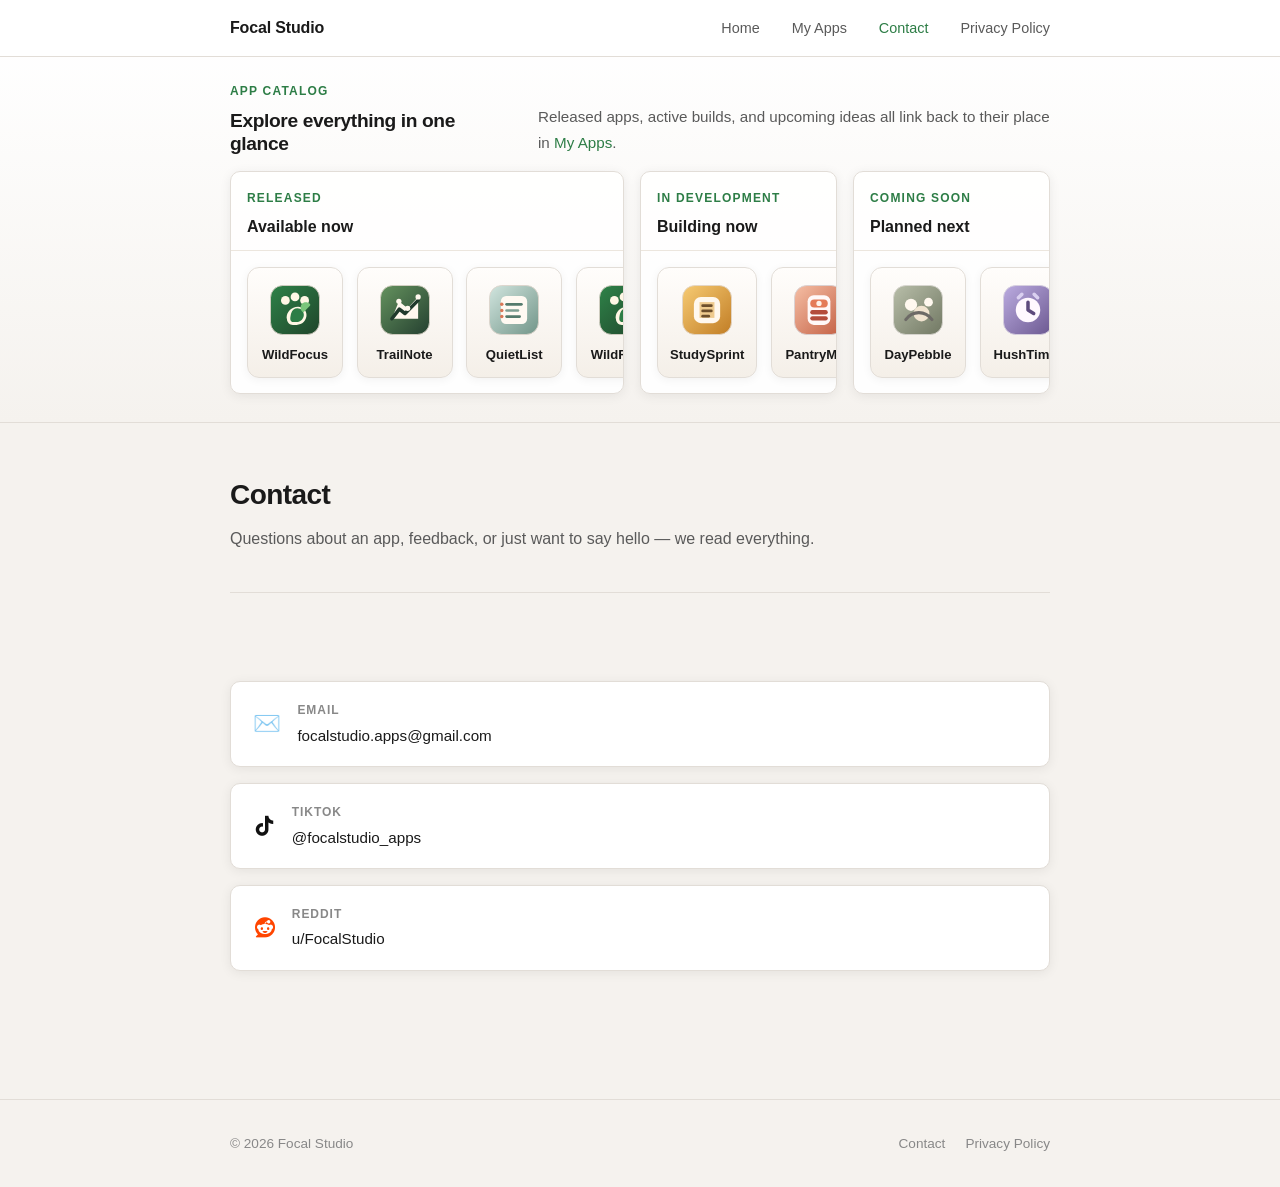
<file: contact.html>
<!DOCTYPE html>
<html lang="en">
<head>
  <meta charset="UTF-8" />
  <meta name="viewport" content="width=device-width, initial-scale=1.0" />
  <title>Contact — Focal Studio</title>
  <meta name="description" content="Get in touch with Focal Studio, an indie Android app studio." />
  <!-- Open Graph / Twitter -->
  <meta property="og:type" content="website" />
  <meta property="og:url" content="https://fpmartinez10.github.io/contact.html" />
  <meta property="og:title" content="Contact — Focal Studio" />
  <meta property="og:description" content="Get in touch with Focal Studio, an indie Android app studio." />
  <meta property="twitter:card" content="summary_large_image" />
  <meta property="twitter:url" content="https://fpmartinez10.github.io/contact.html" />
  <meta property="twitter:title" content="Contact — Focal Studio" />
  <meta property="twitter:description" content="Get in touch with Focal Studio, an indie Android app studio." />
  <link
    rel="stylesheet"
    href="https://cdnjs.cloudflare.com/ajax/libs/font-awesome/6.5.2/css/all.min.css"
  />
  <link rel="stylesheet" href="assets/styles.css?v=20260506" />
</head>
<body>

  <!-- ── Navigation ───────────────────────────────────────── -->
  <nav class="site-nav" aria-label="Main navigation">
    <div class="container nav-inner">
      <a href="index.html" class="nav-logo">Focal Studio</a>

      <button class="nav-toggle" aria-label="Toggle navigation" aria-expanded="false">
        <span></span><span></span><span></span>
      </button>

      <ul class="nav-links">
        <li><a href="index.html">Home</a></li>
        <li><a href="apps.html">My Apps</a></li>
        <li><a href="contact.html" class="active">Contact</a></li>
        <li><a href="privacy-policy.html">Privacy Policy</a></li>
      </ul>
    </div>
  </nav>

  <main>

    <section class="app-strip-shell" data-app-carousel></section>

    <div class="container">

      <!-- ── Page header ─────────────────────────────────────── -->
      <header class="page-header">
        <h1>Contact</h1>
        <!-- REPLACE: update this line with your own invitation copy -->
        <p>Questions about an app, feedback, or just want to say hello — we read everything.</p>
      </header>

      <!-- ── Contact links ──────────────────────────────────── -->
      <section class="section">
        <ul class="contact-list">

          <!-- Email -->
          <!-- REPLACE: update the email address below if needed -->
          <li class="contact-item">
            <span class="contact-item-icon">✉️</span>
            <div>
              <p class="contact-item-label">Email</p>
              <p class="contact-item-value">
                <a href="mailto:focalstudio.apps@gmail.com">focalstudio.apps@gmail.com</a>
              </p>
            </div>
          </li>

          <!-- TikTok -->
          <li class="contact-item">
            <span class="contact-item-icon" aria-hidden="true">
              <i class="fa-brands fa-tiktok brand-icon icon-tiktok"></i>
            </span>
            <div>
              <p class="contact-item-label">TikTok</p>
              <p class="contact-item-value">
                <a
                  href="https://www.tiktok.com/@focalstudio_apps"
                  target="_blank"
                  rel="noopener noreferrer"
                >@focalstudio_apps</a>
              </p>
            </div>
          </li>

          <!-- Reddit -->
          <li class="contact-item">
            <span class="contact-item-icon" aria-hidden="true">
              <i class="fa-brands fa-reddit brand-icon icon-reddit"></i>
            </span>
            <div>
              <p class="contact-item-label">Reddit</p>
              <p class="contact-item-value">
                <a
                  href="https://www.reddit.com/user/FocalStudio/"
                  target="_blank"
                  rel="noopener noreferrer"
                >u/FocalStudio</a>
              </p>
            </div>
          </li>

          <!-- REPLACE: uncomment and fill in your LinkedIn URL if you have one -->
          <!--
          <li class="contact-item">
            <span class="contact-item-icon">💼</span>
            <div>
              <p class="contact-item-label">LinkedIn</p>
              <p class="contact-item-value">
                <a
                  href="https://linkedin.com/in/YOUR_HANDLE"
                  target="_blank"
                  rel="noopener noreferrer"
                >linkedin.com/in/YOUR_HANDLE</a>
              </p>
            </div>
          </li>
          -->

          <!-- REPLACE: uncomment and fill in your X / Twitter handle if you use it -->
          <!--
          <li class="contact-item">
            <span class="contact-item-icon">𝕏</span>
            <div>
              <p class="contact-item-label">X / Twitter</p>
              <p class="contact-item-value">
                <a
                  href="https://x.com/YOUR_HANDLE"
                  target="_blank"
                  rel="noopener noreferrer"
                >@YOUR_HANDLE</a>
              </p>
            </div>
          </li>
          -->

        </ul>
      </section>

    </div>
  </main>

  <!-- ── Footer ───────────────────────────────────────────── -->
  <footer class="site-footer">
    <div class="container footer-inner">
      <span class="footer-copy">&copy; 2026 Focal Studio</span>
      <nav class="footer-links" aria-label="Footer navigation">
        <a href="contact.html">Contact</a>
        <a href="privacy-policy.html">Privacy Policy</a>
      </nav>
    </div>
  </footer>

  <script src="assets/script.js?v=20260506"></script>
</body>
</html>
</file>
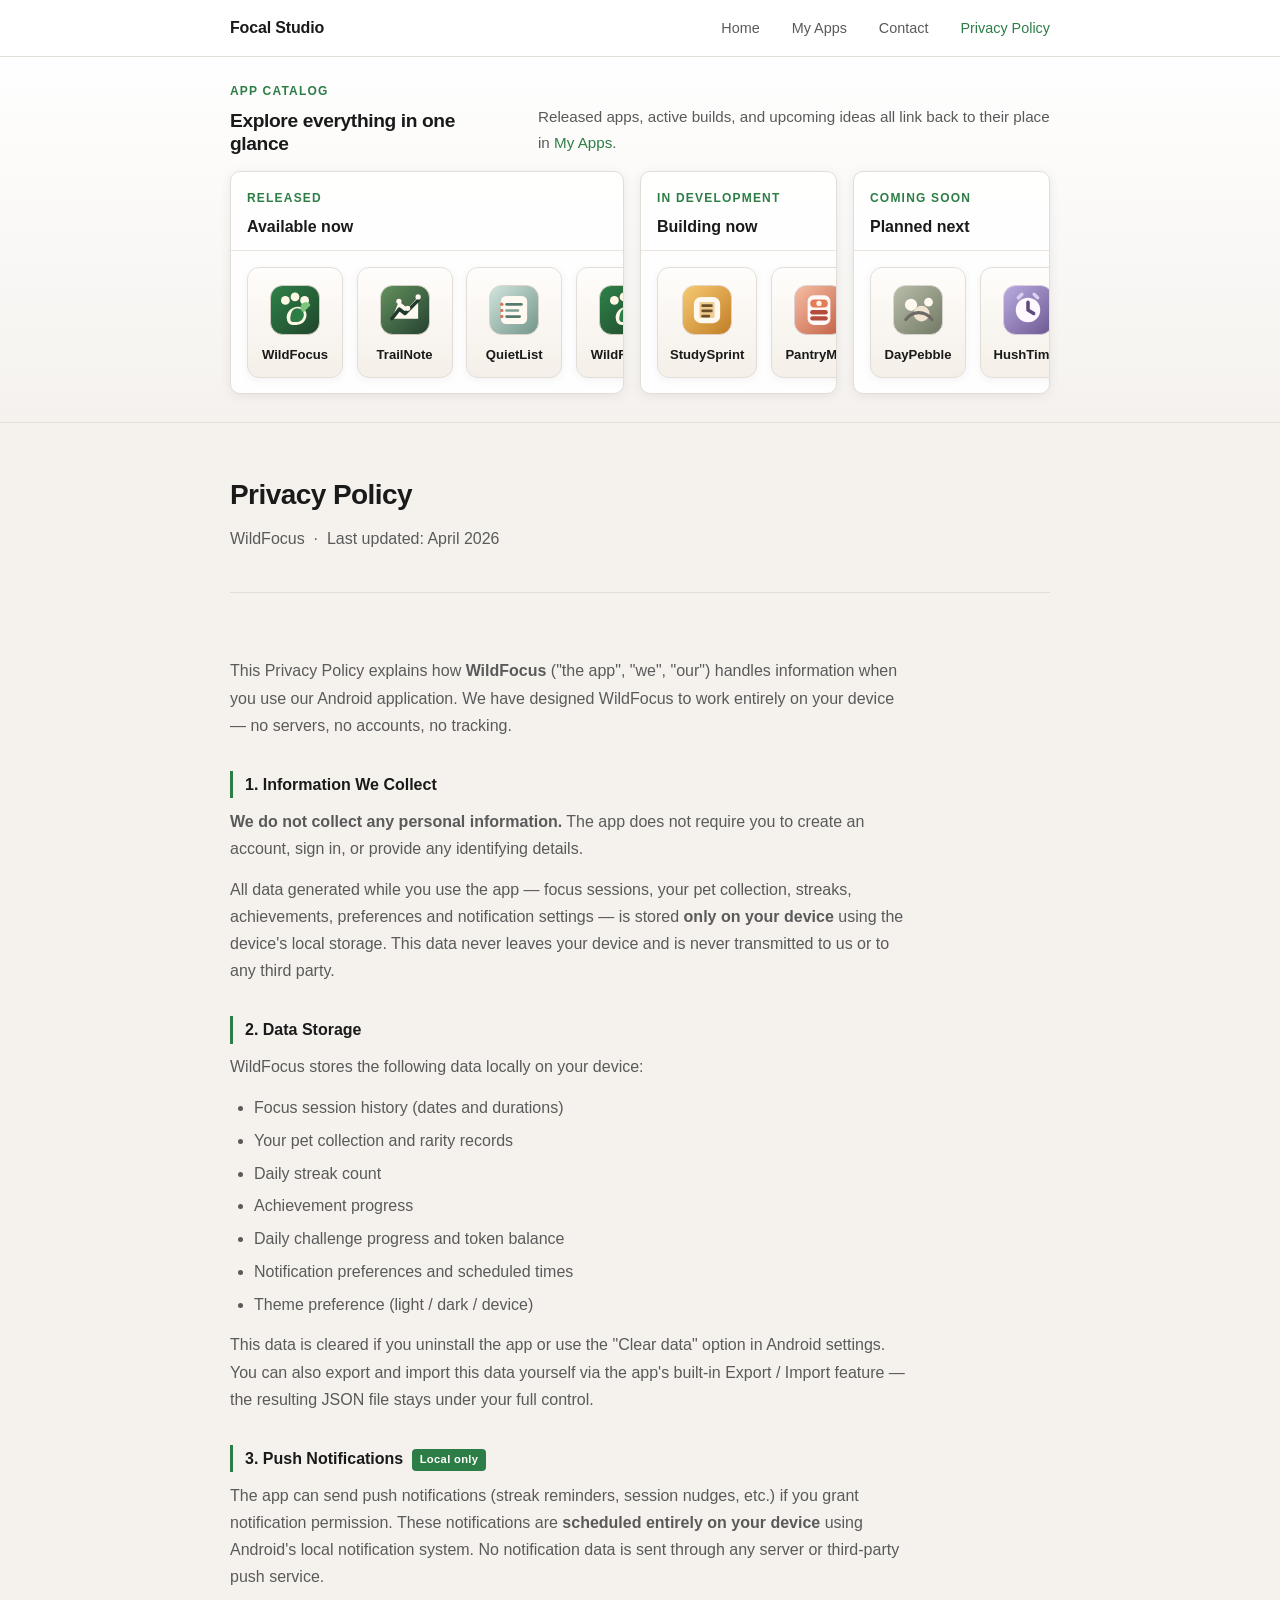
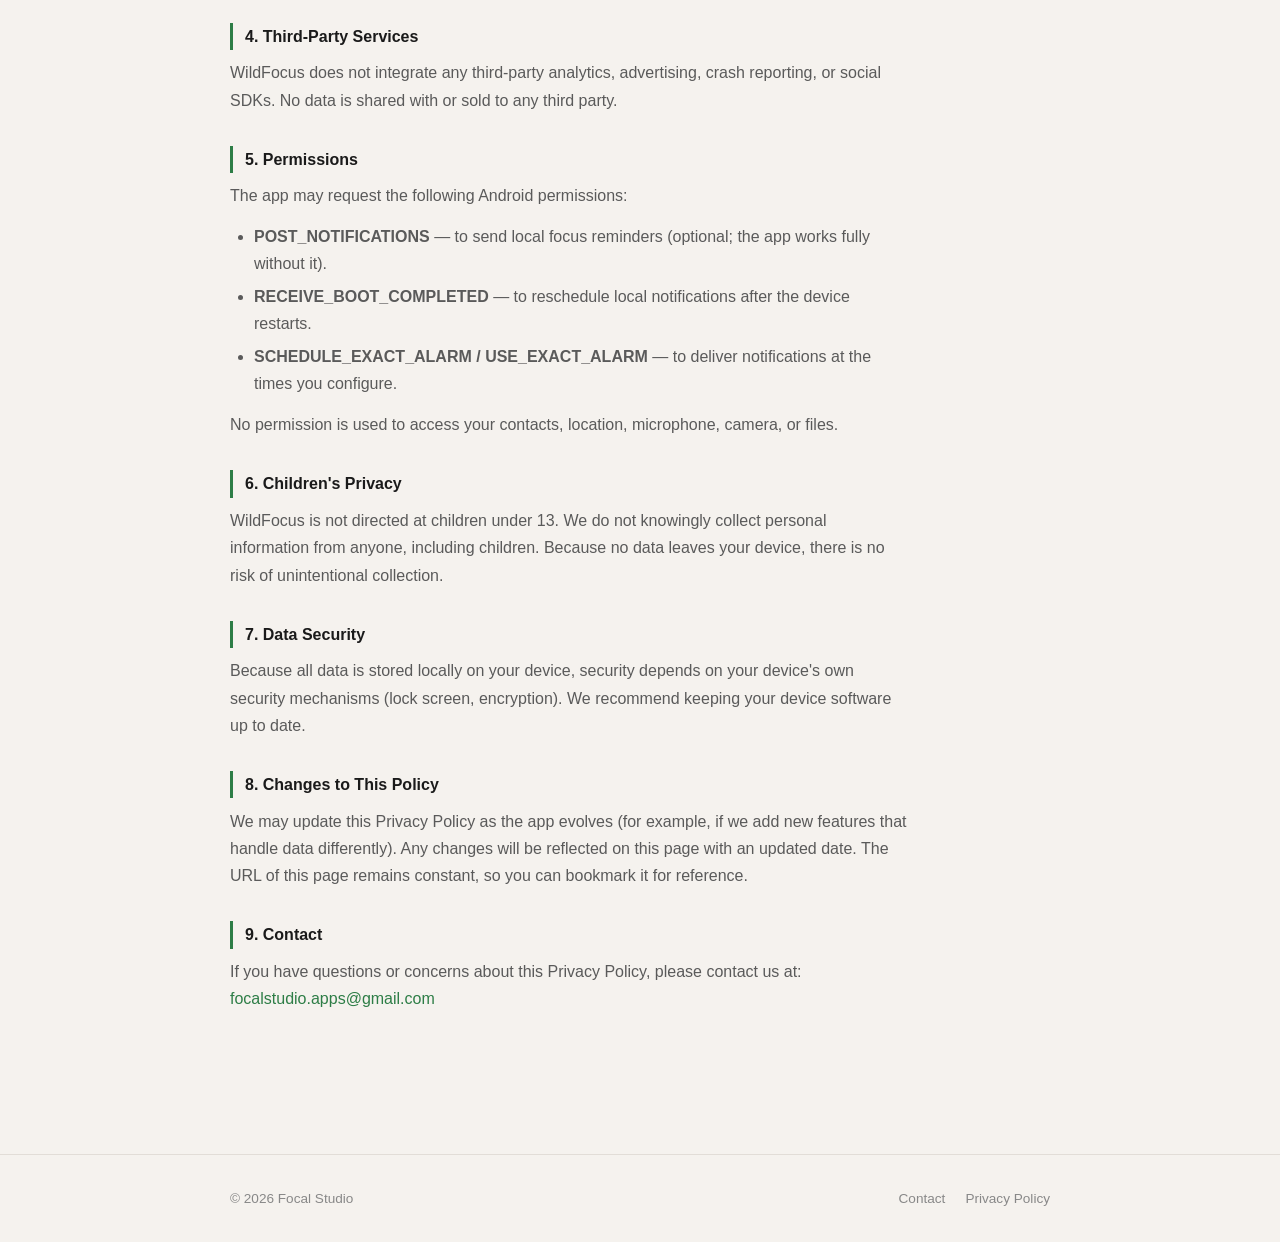
<file: privacy-policy.html>
<!DOCTYPE html>
<html lang="en">
<head>
  <meta charset="UTF-8" />
  <meta name="viewport" content="width=device-width, initial-scale=1.0" />
  <title>Privacy Policy — WildFocus</title>
  <meta name="description" content="Privacy Policy for WildFocus. No personal data is collected. All data stays on your device." />
  <link rel="stylesheet" href="assets/styles.css?v=20260506" />
</head>
<body>

  <!-- ── Navigation ───────────────────────────────────────── -->
  <nav class="site-nav" aria-label="Main navigation">
    <div class="container nav-inner">
      <a href="index.html" class="nav-logo">Focal Studio</a>

      <button class="nav-toggle" aria-label="Toggle navigation" aria-expanded="false">
        <span></span><span></span><span></span>
      </button>

      <ul class="nav-links">
        <li><a href="index.html">Home</a></li>
        <li><a href="apps.html">My Apps</a></li>
        <li><a href="contact.html">Contact</a></li>
        <li><a href="privacy-policy.html" class="active">Privacy Policy</a></li>
      </ul>
    </div>
  </nav>

  <main>

    <section class="app-strip-shell" data-app-carousel></section>

    <div class="container">

      <!-- ── Page header ─────────────────────────────────────── -->
      <header class="page-header">
        <h1>Privacy Policy</h1>
        <p>WildFocus &nbsp;·&nbsp; Last updated: April 2026</p>
      </header>

      <!-- ── Policy content ────────────────────────────────── -->
      <!-- Policy text preserved verbatim from the original policy document. -->
      <!-- Only the styling wrapper and navigation have been updated.        -->
      <section class="section">
        <div class="policy-content">

          <p>
            This Privacy Policy explains how <strong>WildFocus</strong> ("the app", "we", "our") handles
            information when you use our Android application. We have designed WildFocus to work entirely
            on your device — no servers, no accounts, no tracking.
          </p>

          <h2>1. Information We Collect</h2>
          <p>
            <strong>We do not collect any personal information.</strong> The app does not require you to
            create an account, sign in, or provide any identifying details.
          </p>
          <p>
            All data generated while you use the app — focus sessions, your pet collection, streaks,
            achievements, preferences and notification settings — is stored <strong>only on your device</strong>
            using the device's local storage. This data never leaves your device and is never transmitted
            to us or to any third party.
          </p>

          <h2>2. Data Storage</h2>
          <p>
            WildFocus stores the following data locally on your device:
          </p>
          <ul>
            <li>Focus session history (dates and durations)</li>
            <li>Your pet collection and rarity records</li>
            <li>Daily streak count</li>
            <li>Achievement progress</li>
            <li>Daily challenge progress and token balance</li>
            <li>Notification preferences and scheduled times</li>
            <li>Theme preference (light / dark / device)</li>
          </ul>
          <p>
            This data is cleared if you uninstall the app or use the "Clear data" option in Android
            settings. You can also export and import this data yourself via the app's built-in
            Export / Import feature — the resulting JSON file stays under your full control.
          </p>

          <h2>3. Push Notifications <span class="badge-local">Local only</span></h2>
          <p>
            The app can send push notifications (streak reminders, session nudges, etc.) if you grant
            notification permission. These notifications are <strong>scheduled entirely on your device</strong>
            using Android's local notification system. No notification data is sent through any server
            or third-party push service.
          </p>

          <h2>4. Third-Party Services</h2>
          <p>
            WildFocus does not integrate any third-party analytics, advertising, crash reporting,
            or social SDKs. No data is shared with or sold to any third party.
          </p>

          <h2>5. Permissions</h2>
          <p>The app may request the following Android permissions:</p>
          <ul>
            <li><strong>POST_NOTIFICATIONS</strong> — to send local focus reminders (optional; the app
              works fully without it).</li>
            <li><strong>RECEIVE_BOOT_COMPLETED</strong> — to reschedule local notifications after the
              device restarts.</li>
            <li><strong>SCHEDULE_EXACT_ALARM / USE_EXACT_ALARM</strong> — to deliver notifications at
              the times you configure.</li>
          </ul>
          <p>No permission is used to access your contacts, location, microphone, camera, or files.</p>

          <h2>6. Children's Privacy</h2>
          <p>
            WildFocus is not directed at children under 13. We do not knowingly collect personal
            information from anyone, including children. Because no data leaves your device, there is
            no risk of unintentional collection.
          </p>

          <h2>7. Data Security</h2>
          <p>
            Because all data is stored locally on your device, security depends on your device's own
            security mechanisms (lock screen, encryption). We recommend keeping your device software
            up to date.
          </p>

          <h2>8. Changes to This Policy</h2>
          <p>
            We may update this Privacy Policy as the app evolves (for example, if we add new features
            that handle data differently). Any changes will be reflected on this page with an updated
            date. The URL of this page remains constant, so you can bookmark it for reference.
          </p>

          <h2>9. Contact</h2>
          <p>
            If you have questions or concerns about this Privacy Policy, please contact us at:<br />
            <a href="mailto:focalstudio.apps@gmail.com">focalstudio.apps@gmail.com</a>
          </p>

        </div>
      </section>

    </div>
  </main>

  <!-- ── Footer ───────────────────────────────────────────── -->
  <footer class="site-footer">
    <div class="container footer-inner">
      <span class="footer-copy">&copy; 2026 Focal Studio</span>
      <nav class="footer-links" aria-label="Footer navigation">
        <a href="contact.html">Contact</a>
        <a href="privacy-policy.html">Privacy Policy</a>
      </nav>
    </div>
  </footer>

  <script src="assets/script.js?v=20260506"></script>
</body>
</html>
</file>
<file: style.css>
*, *::before, *::after { box-sizing: border-box; margin: 0; padding: 0; }

:root {
  --bg:              #0f1117;
  --bg-alt:          #161b22;
  --surface:         #1c2128;
  --border:          #2d333b;
  --text-primary:    #cdd9e5;
  --text-secondary:  #768390;
  --text-muted:      #4d5566;
  --accent:          #2f81f7;
  --accent-dim:      #1a4a8a;
  --tag-bg:          #1f2937;
  --tag-text:        #93a3b8;
  --font-sans:       'Inter', system-ui, sans-serif;
  --font-mono:       'JetBrains Mono', 'Fira Code', monospace;
  --container:       960px;
  --radius:          6px;
}

html { scroll-behavior: smooth; }

body {
  font-family: var(--font-sans);
  font-size: 1rem;
  line-height: 1.7;
  color: var(--text-primary);
  background: var(--bg);
  -webkit-font-smoothing: antialiased;
}

a { color: var(--accent); text-decoration: none; }
a:hover { text-decoration: underline; }
p + p { margin-top: 1rem; }

.container {
  max-width: var(--container);
  margin: 0 auto;
  padding: 0 2rem;
}

/* ── NAV ─────────────────────────────────────── */
.nav {
  position: sticky;
  top: 0;
  z-index: 100;
  background: rgba(15, 17, 23, 0.92);
  backdrop-filter: blur(12px);
  -webkit-backdrop-filter: blur(12px);
  border-bottom: 1px solid var(--border);
}

.nav-inner {
  display: flex;
  align-items: center;
  justify-content: space-between;
  height: 56px;
}

.nav-logo {
  font-family: var(--font-mono);
  font-size: 0.9rem;
  color: var(--text-secondary);
  letter-spacing: 0.02em;
}

.nav-links {
  display: flex;
  list-style: none;
  gap: 2rem;
}

.nav-links a {
  font-size: 0.875rem;
  color: var(--text-secondary);
  transition: color 0.15s;
}

.nav-links a:hover {
  color: var(--text-primary);
  text-decoration: none;
}

/* ── HERO ────────────────────────────────────── */
.hero {
  padding: 6rem 0 5rem;
  border-bottom: 1px solid var(--border);
}

.hero-inner { max-width: 700px; }

.hero-eyebrow {
  font-family: var(--font-mono);
  font-size: 0.8rem;
  font-weight: 500;
  letter-spacing: 0.12em;
  text-transform: uppercase;
  color: var(--accent);
  margin-bottom: 1rem;
}

.hero-name {
  font-size: clamp(2rem, 5vw, 3rem);
  font-weight: 600;
  color: var(--text-primary);
  letter-spacing: -0.02em;
  line-height: 1.15;
  margin-bottom: 1rem;
}

.hero-tagline {
  font-size: 1.05rem;
  color: var(--text-secondary);
  line-height: 1.6;
  margin-bottom: 2rem;
}

.hero-cta {
  display: flex;
  gap: 1rem;
  flex-wrap: wrap;
}

/* ── BUTTONS ─────────────────────────────────── */
.btn {
  display: inline-block;
  padding: 0.55rem 1.25rem;
  border-radius: var(--radius);
  font-size: 0.875rem;
  font-weight: 500;
  transition: background 0.15s, color 0.15s, border-color 0.15s;
}

.btn-primary {
  background: var(--accent);
  color: #fff;
  border: 1px solid var(--accent);
}

.btn-primary:hover {
  background: #388bfd;
  text-decoration: none;
}

.btn-ghost {
  background: transparent;
  color: var(--text-primary);
  border: 1px solid var(--border);
}

.btn-ghost:hover {
  border-color: var(--text-secondary);
  text-decoration: none;
}

/* ── SECTIONS ────────────────────────────────── */
.section {
  padding: 4rem 0;
  border-bottom: 1px solid var(--border);
}

.section-alt { background: var(--bg-alt); }

.section-grid {
  display: grid;
  grid-template-columns: 160px 1fr;
  gap: 4rem;
  align-items: start;
}

.section-label { padding-top: 0.35rem; }

.label-text {
  font-family: var(--font-mono);
  font-size: 0.85rem;
  font-weight: 500;
  letter-spacing: 0.1em;
  text-transform: uppercase;
  color: var(--text-secondary);
}


/* ── ABOUT META ──────────────────────────────── */
.about-meta {
  display: flex;
  flex-wrap: wrap;
  gap: 2rem;
  margin-top: 2rem;
  padding-top: 2rem;
  border-top: 1px solid var(--border);
}

.meta-item {
  display: flex;
  flex-direction: column;
  gap: 0.25rem;
}

.meta-label {
  font-family: var(--font-mono);
  font-size: 0.72rem;
  letter-spacing: 0.1em;
  text-transform: uppercase;
  color: var(--text-muted);
}

.meta-value {
  font-size: 0.9rem;
  color: var(--text-primary);
}

/* ── PROJECT CARDS ───────────────────────────── */
.project-card {
  padding: 1.5rem;
  border: 1px solid var(--border);
  border-radius: var(--radius);
  background: var(--surface);
  margin-bottom: 1rem;
  transition: border-color 0.15s;
}

.project-card:hover { border-color: var(--text-muted); }

.project-featured { border-color: var(--accent-dim); }
.project-featured:hover { border-color: var(--accent); }

.project-highlight { border-color: #1e3460; }
.project-highlight:hover { border-color: var(--accent-dim); }

.project-header {
  display: flex;
  justify-content: space-between;
  align-items: baseline;
  gap: 1rem;
  margin-bottom: 0.5rem;
}

.project-title {
  font-size: 1rem;
  font-weight: 600;
  color: var(--text-primary);
}

.project-link {
  font-size: 0.8rem;
  font-family: var(--font-mono);
  color: var(--accent);
  white-space: nowrap;
  flex-shrink: 0;
}

.project-desc {
  font-size: 0.9rem;
  color: var(--text-secondary);
  line-height: 1.6;
  margin-bottom: 1rem;
}

.project-tags {
  display: flex;
  flex-wrap: wrap;
  gap: 0.5rem;
}

.tag {
  font-family: var(--font-mono);
  font-size: 0.72rem;
  padding: 0.2rem 0.6rem;
  border-radius: 4px;
  background: var(--tag-bg);
  color: var(--tag-text);
  border: 1px solid var(--border);
}

.work-footer {
  margin-top: 2rem;
  padding-top: 2rem;
  border-top: 1px solid var(--border);
}

.work-note {
  font-size: 0.875rem;
  color: var(--text-muted);
  font-style: italic;
  margin-bottom: 0.5rem;
}

.work-note a { color: var(--text-secondary); }

/* ── SKILLS ──────────────────────────────────── */
.skills-grid {
  display: grid;
  grid-template-columns: repeat(2, 1fr);
  gap: 2rem;
}

.skill-group-title {
  font-family: var(--font-mono);
  font-size: 0.75rem;
  letter-spacing: 0.08em;
  text-transform: uppercase;
  color: var(--text-muted);
  margin-bottom: 0.5rem;
}

.skill-list {
  list-style: none;
  display: flex;
  flex-direction: column;
  gap: 0.3rem;
}

.skill-list li {
  font-size: 0.9rem;
  color: var(--text-secondary);
  padding-left: 0.75rem;
  position: relative;
}

.skill-list li::before {
  content: "–";
  position: absolute;
  left: 0;
  color: var(--text-muted);
}

/* ── CONTACT ─────────────────────────────────── */
.contact-links {
  display: flex;
  flex-direction: column;
  gap: 1rem;
  margin-top: 2rem;
}

.contact-item {
  display: flex;
  align-items: center;
  gap: 0.5rem;
  font-size: 0.95rem;
  color: var(--text-secondary);
  transition: color 0.15s;
}

.contact-item:hover {
  color: var(--text-primary);
  text-decoration: none;
}

.contact-icon {
  font-size: 1rem;
  color: var(--text-muted);
  width: 1.2rem;
  text-align: center;
}

/* ── FOOTER ──────────────────────────────────── */
.footer {
  padding: 2rem 0;
  background: var(--bg);
}

.footer-inner {
  display: flex;
  align-items: center;
  gap: 0.5rem;
  flex-wrap: wrap;
  font-size: 0.8rem;
  color: var(--text-muted);
  font-family: var(--font-mono);
}

.footer-sep { color: var(--border); }

/* ── RESPONSIVE ──────────────────────────────── */
@media (max-width: 768px) {
  .section-grid {
    grid-template-columns: 1fr;
    gap: 1rem;
  }

  .section-label { padding-top: 0; }
  .skills-grid { grid-template-columns: 1fr; }
  .nav-links { gap: 1rem; }
  .hero { padding: 4rem 0 3rem; }

  .project-header {
    flex-direction: column;
    align-items: flex-start;
  }
}

@media (max-width: 480px) {
  .hero-name { font-size: 1.75rem; }
  .about-meta { flex-direction: column; gap: 1rem; }
  .nav-links a { font-size: 0.8rem; }
  .container { padding: 0 1.25rem; }
}
</file>
<file: assets/styles.css>
/* ============================================================
   styles.css — shared stylesheet for fpmartinez10.github.io
   ============================================================ */

/* ── 1. Custom properties ───────────────────────────────────── */
:root {
  --brand:       #2d7d46;
  --brand-dark:  #1f5c33;
  --bg:          #f5f2ee;
  --surface:     #ffffff;
  --border:      #e2ddd7;
  --text:        #1a1a1a;
  --text-muted:  #5a5a5a;
  --text-subtle: #888;
  --radius:      10px;
  --shadow:      0 2px 12px rgba(0, 0, 0, 0.07);
  --shadow-hover: 0 4px 20px rgba(0, 0, 0, 0.12);
  --container:   860px;
  --font: -apple-system, BlinkMacSystemFont, "Segoe UI", Roboto, Helvetica, Arial, sans-serif;
}

/* ── 2. Reset ───────────────────────────────────────────────── */
*, *::before, *::after {
  box-sizing: border-box;
  margin: 0;
  padding: 0;
}

/* ── 3. Base ────────────────────────────────────────────────── */
html { scroll-behavior: smooth; }

body {
  font-family: var(--font);
  background: var(--bg);
  color: var(--text);
  line-height: 1.7;
  font-size: 1rem;
}

img {
  display: block;
  max-width: 100%;
  height: auto;
}

a {
  color: var(--brand);
  text-decoration: none;
}

a:hover { text-decoration: underline; }

ul { list-style: none; }

/* ── 4. Layout helpers ──────────────────────────────────────── */
.container {
  max-width: var(--container);
  margin: 0 auto;
  padding: 0 1.25rem;
}

.section {
  padding: 4rem 0;
}

.section + .section {
  border-top: 1px solid var(--border);
}

.section-label {
  font-size: 0.75rem;
  font-weight: 700;
  letter-spacing: 0.1em;
  text-transform: uppercase;
  color: var(--brand);
  margin-bottom: 0.5rem;
}

.section-title {
  font-size: 1.6rem;
  font-weight: 700;
  color: var(--text);
  margin-bottom: 0.75rem;
  line-height: 1.3;
}

.section-intro {
  color: var(--text-muted);
  max-width: 560px;
  margin-bottom: 2.5rem;
}

/* ── 5. Navigation ──────────────────────────────────────────── */
.site-nav {
  background: var(--surface);
  border-bottom: 1px solid var(--border);
  position: sticky;
  top: 0;
  z-index: 100;
}

.nav-inner {
  display: flex;
  align-items: center;
  justify-content: space-between;
  height: 56px;
}

.nav-logo {
  font-weight: 700;
  font-size: 1rem;
  color: var(--text);
  letter-spacing: -0.01em;
}

.nav-logo:hover { text-decoration: none; color: var(--brand); }

.nav-links {
  display: flex;
  gap: 2rem;
  align-items: center;
}

.nav-links a {
  font-size: 0.9rem;
  color: var(--text-muted);
  font-weight: 500;
  transition: color 0.15s;
}

.nav-links a:hover,
.nav-links a.active {
  color: var(--brand);
  text-decoration: none;
}

/* Hamburger button — hidden on desktop */
.nav-toggle {
  display: none;
  background: none;
  border: none;
  cursor: pointer;
  padding: 0.25rem;
  flex-direction: column;
  gap: 5px;
}

.nav-toggle span {
  display: block;
  width: 22px;
  height: 2px;
  background: var(--text);
  border-radius: 2px;
  transition: all 0.2s;
}

/* ── 6. Hero ────────────────────────────────────────────────── */
.hero {
  padding: 5rem 0 4rem;
  border-bottom: 1px solid var(--border);
}

.hero-eyebrow {
  font-size: 0.8rem;
  font-weight: 700;
  letter-spacing: 0.12em;
  text-transform: uppercase;
  color: var(--brand);
  margin-bottom: 1rem;
}

.hero-motto {
  font-size: 1.35rem;
  font-weight: 600;
  color: var(--text);
  margin-bottom: 1.5rem;
  letter-spacing: -0.01em;
}

.hero-title {
  font-size: 2.25rem;
  font-weight: 800;
  line-height: 1.2;
  color: var(--text);
  max-width: 640px;
  margin-bottom: 1.25rem;
  letter-spacing: -0.02em;
}

.hero-subtitle {
  font-size: 1.05rem;
  color: var(--text-muted);
  max-width: 500px;
  margin-bottom: 2rem;
}

/* ── 6A. Global app carousel strip ─────────────────────────── */
.app-strip-shell {
  background:
    linear-gradient(180deg, rgba(255, 255, 255, 0.96), rgba(245, 242, 238, 0.92));
  border-bottom: 1px solid var(--border);
}

.app-strip {
  padding: 1.5rem 0 1.75rem;
}

.app-strip-header {
  display: flex;
  justify-content: space-between;
  align-items: flex-end;
  gap: 1.5rem;
  margin-bottom: 1rem;
}

.app-strip-title {
  font-size: 1.2rem;
  font-weight: 800;
  letter-spacing: -0.02em;
  color: var(--text);
  line-height: 1.2;
}

.app-strip-copy {
  max-width: 32rem;
  color: var(--text-muted);
  font-size: 0.95rem;
}

.app-strip-lanes {
  display: grid;
  grid-template-columns: 2fr 1fr 1fr;
  gap: 1rem;
  align-items: stretch;
}

.app-lane {
  min-width: 0;
  background: rgba(255, 255, 255, 0.92);
  border: 1px solid var(--border);
  border-radius: var(--radius);
  box-shadow: var(--shadow);
  overflow: hidden;
}

.app-lane-head {
  padding: 1rem 1rem 0.8rem;
  border-bottom: 1px solid #ece6de;
}

.app-lane-title {
  font-size: 1rem;
  font-weight: 700;
  color: var(--text);
  line-height: 1.25;
}

.app-lane-viewport {
  overflow: hidden;
  padding: 1rem;
}

.app-lane-track {
  display: flex;
  gap: 0.85rem;
  width: max-content;
  min-width: 100%;
}

.app-lane-track.is-static {
  flex-wrap: wrap;
}

.app-lane-track.is-animated {
  flex-wrap: nowrap;
  animation: lane-pan var(--lane-duration, 20s) linear infinite alternate;
  will-change: transform;
}

.app-lane:hover .app-lane-track.is-animated,
.app-lane:focus-within .app-lane-track.is-animated {
  animation-play-state: paused;
}

.app-lane-link {
  display: flex;
  flex-direction: column;
  align-items: center;
  gap: 0.6rem;
  min-width: 96px;
  padding: 0.85rem 0.75rem;
  border: 1px solid var(--border);
  border-radius: 12px;
  background: linear-gradient(180deg, #fffdfb 0%, #f4efe8 100%);
  color: var(--text);
  text-align: center;
  text-decoration: none;
  box-shadow: 0 2px 10px rgba(0, 0, 0, 0.05);
  transition: transform 0.15s, box-shadow 0.2s, border-color 0.2s;
  flex-shrink: 0;
}

.app-lane-link:hover {
  text-decoration: none;
  transform: translateY(-2px);
  box-shadow: var(--shadow-hover);
  border-color: #d6cdc3;
}

.app-lane-icon {
  width: 56px;
  height: 56px;
}

.app-lane-name {
  font-size: 0.82rem;
  font-weight: 700;
  line-height: 1.2;
}

.app-lane-empty {
  padding: 1rem;
  color: var(--text-muted);
  font-size: 0.9rem;
}

@keyframes lane-pan {
  from { transform: translateX(0); }
  to { transform: translateX(calc(var(--lane-distance, 0px) * -1)); }
}

/* ── 7. Buttons ─────────────────────────────────────────────── */
.btn {
  display: inline-block;
  padding: 0.65rem 1.4rem;
  border-radius: 6px;
  font-size: 0.9rem;
  font-weight: 600;
  cursor: pointer;
  transition: background 0.15s, transform 0.1s;
  text-decoration: none;
}

.btn:hover { text-decoration: none; transform: translateY(-1px); }

.btn-primary {
  background: var(--brand);
  color: #fff;
}

.btn-primary:hover { background: var(--brand-dark); }

.btn-outline {
  background: transparent;
  color: var(--brand);
  border: 1.5px solid var(--brand);
}

.btn-outline:hover { background: #f0f8f3; }

.btn-store {
  display: inline-flex;
  align-items: center;
  gap: 0.6rem;
  background: var(--text);
  color: #fff;
  padding: 0.8rem 1.6rem;
  border-radius: 8px;
  font-size: 0.95rem;
  font-weight: 600;
  transition: background 0.15s, transform 0.1s;
}

.btn-store:hover {
  background: #333;
  text-decoration: none;
  transform: translateY(-1px);
}

/* ── 8. App cards (used on home + apps page) ────────────────── */
.app-grid {
  display: grid;
  grid-template-columns: repeat(auto-fill, minmax(280px, 1fr));
  gap: 1.5rem;
}

/* ── ADD NEW APP: Copy one .app-card block to add another app ── */
.app-card {
  background: var(--surface);
  border: 1px solid var(--border);
  border-radius: var(--radius);
  padding: 1.75rem;
  box-shadow: var(--shadow);
  transition: box-shadow 0.2s, transform 0.15s;
  display: flex;
  flex-direction: column;
}

.app-card:hover {
  box-shadow: var(--shadow-hover);
  transform: translateY(-2px);
}

.app-card-icon {
  font-size: 2.25rem;
  margin-bottom: 1rem;
  line-height: 1;
}

.app-card-name {
  font-size: 1.1rem;
  font-weight: 700;
  color: var(--text);
  margin-bottom: 0.35rem;
}

.app-card-tagline {
  font-size: 0.9rem;
  color: var(--text-muted);
  margin-bottom: 1rem;
  flex-grow: 1;
}

.badge-platform {
  display: inline-block;
  font-size: 0.7rem;
  font-weight: 700;
  letter-spacing: 0.06em;
  text-transform: uppercase;
  background: #e8f4ed;
  color: var(--brand-dark);
  border-radius: 4px;
  padding: 0.15rem 0.5rem;
  margin-bottom: 1.25rem;
}

.app-card-link {
  font-size: 0.875rem;
  font-weight: 600;
  color: var(--brand);
}

.app-card-link:hover { text-decoration: underline; }

/* ── 9. App detail page ─────────────────────────────────────── */
.app-detail-header {
  padding: 3.5rem 0 3rem;
  border-bottom: 1px solid var(--border);
}

.app-detail-title {
  font-size: 2rem;
  font-weight: 800;
  letter-spacing: -0.02em;
  color: var(--text);
  margin-bottom: 0.5rem;
}

.app-detail-tagline {
  font-size: 1.1rem;
  color: var(--text-muted);
  margin-bottom: 1.5rem;
}

.app-detail-meta {
  display: flex;
  gap: 0.75rem;
  flex-wrap: wrap;
  align-items: center;
}

.detail-section {
  padding: 3rem 0;
  border-bottom: 1px solid var(--border);
}

.detail-section:last-child { border-bottom: none; }

.detail-section h2 {
  font-size: 1.25rem;
  font-weight: 700;
  color: var(--text);
  margin-bottom: 1rem;
}

.detail-section p {
  color: var(--text-muted);
  margin-bottom: 0.75rem;
  max-width: 640px;
}

.feature-list {
  display: grid;
  grid-template-columns: repeat(auto-fill, minmax(260px, 1fr));
  gap: 1rem;
  margin-top: 1rem;
}

.feature-item {
  display: flex;
  gap: 0.75rem;
  align-items: flex-start;
  background: var(--surface);
  border: 1px solid var(--border);
  border-radius: var(--radius);
  padding: 1rem 1.1rem;
}

.feature-icon {
  font-size: 1.3rem;
  line-height: 1;
  flex-shrink: 0;
  margin-top: 0.1rem;
}

.feature-text strong {
  display: block;
  font-size: 0.9rem;
  font-weight: 700;
  color: var(--text);
  margin-bottom: 0.2rem;
}

.feature-text span {
  font-size: 0.85rem;
  color: var(--text-muted);
}

/* ── 10. Screenshot carousel ────────────────────────────────── */
.carousel {
  display: flex;
  align-items: center;
  gap: 0.75rem;
  margin-top: 1.25rem;
}

.carousel-track-wrapper {
  overflow: hidden;
  flex: 1;
  border-radius: var(--radius);
}

.carousel-track {
  display: flex;
  transition: transform 0.35s ease;
}

.carousel-slide {
  flex: 0 0 calc(100% / 3);
  padding: 0 0.375rem;
  margin: 0;
}

.carousel-slide img {
  width: 100%;
  height: auto;
  display: block;
  border-radius: var(--radius);
  box-shadow: var(--shadow);
}

.carousel-btn {
  flex-shrink: 0;
  width: 2.25rem;
  height: 2.25rem;
  border-radius: 50%;
  border: 1px solid var(--border);
  background: var(--surface);
  color: var(--text);
  font-size: 1.5rem;
  line-height: 1;
  cursor: pointer;
  display: flex;
  align-items: center;
  justify-content: center;
  transition: background 0.15s, opacity 0.15s;
}

.carousel-btn:hover:not(:disabled) {
  background: var(--brand);
  color: #fff;
  border-color: var(--brand);
}

.carousel-btn:disabled {
  opacity: 0.3;
  cursor: default;
}

/* Placeholder shown when no real screenshot is present */
.screenshot-placeholder {
  width: 100%;
  aspect-ratio: 9 / 19.5;
  background: #e8e4de;
  display: flex;
  align-items: center;
  justify-content: center;
  color: var(--text-subtle);
  font-size: 0.8rem;
  text-align: center;
  padding: 1rem;
}

/* ── 11. Store CTA section ──────────────────────────────────── */
.store-cta {
  background: var(--surface);
  border: 1px solid var(--border);
  border-radius: var(--radius);
  padding: 2.5rem;
  text-align: center;
  box-shadow: var(--shadow);
}

.store-cta h2 {
  font-size: 1.3rem;
  font-weight: 700;
  margin-bottom: 0.5rem;
}

.store-cta p {
  color: var(--text-muted);
  margin-bottom: 1.5rem;
}

/* ── 12. Tech details table ─────────────────────────────────── */
.tech-table {
  width: 100%;
  border-collapse: collapse;
  font-size: 0.9rem;
}

.tech-table tr {
  border-bottom: 1px solid var(--border);
}

.tech-table tr:last-child { border-bottom: none; }

.tech-table td {
  padding: 0.7rem 0;
  vertical-align: top;
}

.tech-table td:first-child {
  font-weight: 600;
  color: var(--text);
  width: 160px;
  padding-right: 1rem;
}

.tech-table td:last-child {
  color: var(--text-muted);
}

/* ── 13. Contact page ───────────────────────────────────────── */
.contact-list {
  display: flex;
  flex-direction: column;
  gap: 1rem;
  margin-top: 1.5rem;
}

.contact-item {
  display: flex;
  align-items: center;
  gap: 1rem;
  background: var(--surface);
  border: 1px solid var(--border);
  border-radius: var(--radius);
  padding: 1.1rem 1.4rem;
  box-shadow: var(--shadow);
  transition: box-shadow 0.15s;
}

.contact-item:hover { box-shadow: var(--shadow-hover); }

.contact-item-icon {
  font-size: 1.4rem;
  flex-shrink: 0;
}

.brand-icon {
  display: inline-flex;
  align-items: center;
  justify-content: center;
  width: 1.4rem;
  font-size: 1.25rem;
  line-height: 1;
}

.icon-tiktok {
  color: #111;
}

.icon-reddit {
  color: #ff4500;
}

.contact-item-label {
  font-size: 0.75rem;
  font-weight: 700;
  letter-spacing: 0.08em;
  text-transform: uppercase;
  color: var(--text-subtle);
  margin-bottom: 0.15rem;
}

.contact-item-value {
  font-size: 0.95rem;
  font-weight: 500;
  color: var(--text);
}

.contact-item-value a {
  color: var(--text);
  font-weight: 500;
}

.contact-item-value a:hover { color: var(--brand); text-decoration: none; }

/* ── 14. Privacy policy content ─────────────────────────────── */
.policy-content {
  max-width: 680px;
}

.policy-content p {
  margin-bottom: 0.85rem;
  color: var(--text-muted);
}

.policy-content h2 {
  font-size: 1rem;
  font-weight: 700;
  color: var(--text);
  margin: 2rem 0 0.6rem;
  padding-left: 0.75rem;
  border-left: 3px solid var(--brand);
}

.policy-content ul {
  list-style: disc;
  padding-left: 1.5rem;
  margin: 0.5rem 0 0.85rem;
}

.policy-content ul li {
  margin-bottom: 0.35rem;
  color: var(--text-muted);
}

.policy-content a { color: var(--brand); }

.badge-local {
  display: inline-block;
  background: var(--brand);
  color: #fff;
  font-size: 0.7rem;
  font-weight: 700;
  border-radius: 4px;
  padding: 0.1rem 0.45rem;
  vertical-align: middle;
  margin-left: 0.3rem;
  letter-spacing: 0.03em;
}

/* ── 15. Home contact CTA strip ─────────────────────────────── */
.cta-strip {
  background: var(--surface);
  border: 1px solid var(--border);
  border-radius: var(--radius);
  padding: 2.5rem;
  display: flex;
  align-items: center;
  justify-content: space-between;
  gap: 2rem;
  box-shadow: var(--shadow);
}

.cta-strip-text h2 {
  font-size: 1.2rem;
  font-weight: 700;
  margin-bottom: 0.35rem;
}

.cta-strip-text p {
  color: var(--text-muted);
  font-size: 0.95rem;
}

/* ── 16. About section ──────────────────────────────────────── */
.about-block {
  max-width: 600px;
}

.about-block p {
  color: var(--text-muted);
  margin-bottom: 0.75rem;
}

/* ── 17. Page header (inner pages) ─────────────────────────── */
.page-header {
  padding: 3rem 0 2.5rem;
  border-bottom: 1px solid var(--border);
}

.page-header h1 {
  font-size: 1.75rem;
  font-weight: 800;
  letter-spacing: -0.02em;
  color: var(--text);
  margin-bottom: 0.4rem;
}

.page-header p {
  color: var(--text-muted);
  font-size: 1rem;
}

/* ── 18. Footer ─────────────────────────────────────────────── */
.site-footer {
  border-top: 1px solid var(--border);
  padding: 2rem 0;
  margin-top: 4rem;
}

.footer-inner {
  display: flex;
  align-items: center;
  justify-content: space-between;
  flex-wrap: wrap;
  gap: 0.75rem;
}

.footer-copy {
  font-size: 0.85rem;
  color: var(--text-subtle);
}

.footer-links {
  display: flex;
  gap: 1.25rem;
}

.footer-links a {
  font-size: 0.85rem;
  color: var(--text-subtle);
}

.footer-links a:hover { color: var(--brand); text-decoration: none; }

/* ── 19. Focus styles (accessibility) ──────────────────────── */
a:focus-visible,
button:focus-visible,
.nav-links a:focus-visible,
.btn:focus-visible,
.app-lane-link:focus-visible,
.app-card-link:focus-visible,
.contact-item a:focus-visible {
  outline: 2px solid var(--brand);
  outline-offset: 2px;
  border-radius: 2px;
}

.nav-toggle:focus-visible {
  outline: 2px solid var(--brand);
  outline-offset: 2px;
}

/* ── 20. Coming soon email capture ─────────────────────────── */
.app-card-coming-soon {
  display: flex;
  flex-direction: column;
}

.coming-soon-form {
  display: flex;
  flex-direction: column;
  gap: 0.5rem;
  margin-top: auto;
}

.coming-soon-input {
  padding: 0.5rem 0.75rem;
  border: 1px solid var(--border);
  border-radius: 4px;
  font-size: 0.85rem;
  font-family: var(--font);
  color: var(--text);
  background: #fafbfa;
  transition: border-color 0.15s, background 0.15s;
}

.coming-soon-input:focus {
  outline: none;
  border-color: var(--brand);
  background: var(--surface);
}

.coming-soon-input::placeholder {
  color: var(--text-muted);
}

.coming-soon-btn {
  padding: 0.45rem 0.75rem;
  border: none;
  border-radius: 4px;
  background: var(--brand);
  color: #fff;
  font-size: 0.8rem;
  font-weight: 600;
  cursor: pointer;
  transition: background 0.15s;
}

.coming-soon-btn:hover {
  background: var(--brand-dark);
}

.coming-soon-btn:focus-visible {
  outline: 2px solid var(--brand);
  outline-offset: 2px;
}

.coming-soon-notice {
  font-size: 0.7rem;
  color: var(--text-subtle);
  margin-top: 0.35rem;
}

/* ── 21. Empty state message ───────────────────────────────── */
.empty-state {
  text-align: center;
  color: var(--text-muted);
  padding: 2rem 0;
  font-size: 0.95rem;
}

@media (prefers-reduced-motion: reduce) {
  html { scroll-behavior: auto; }

  .app-lane-track.is-animated {
    animation: none;
  }

  .app-lane-link,
  .app-card,
  .btn,
  .contact-item,
  .carousel-track,
  .carousel-btn {
    transition: none;
  }

  .app-lane-link:hover,
  .app-card:hover,
  .btn:hover {
    transform: none;
  }
}

/* ── 22. Responsive ─────────────────────────────────────────── */
@media (max-width: 900px) {
  .app-strip-header {
    flex-direction: column;
    align-items: flex-start;
  }

  .app-strip-lanes {
    grid-template-columns: 1fr 1fr;
  }

  .app-lane--released {
    grid-column: 1 / -1;
  }
}

@media (max-width: 640px) {
  /* Nav */
  .nav-toggle {
    display: flex;
  }

  .nav-links {
    display: none;
    position: absolute;
    top: 56px;
    left: 0;
    right: 0;
    background: var(--surface);
    border-bottom: 1px solid var(--border);
    flex-direction: column;
    align-items: flex-start;
    gap: 0;
    padding: 0.5rem 0;
    box-shadow: 0 4px 12px rgba(0,0,0,0.08);
  }

  .nav-links.open { display: flex; }

  .nav-links a {
    padding: 0.75rem 1.25rem;
    width: 100%;
    font-size: 0.95rem;
  }

  .site-nav { position: relative; }

  /* Hero */
  .hero { padding: 3rem 0 2.5rem; }
  .hero-title { font-size: 1.7rem; }

  .app-strip {
    padding: 1.25rem 0 1.5rem;
  }

  .app-strip-lanes {
    grid-template-columns: 1fr;
  }

  .app-lane--released {
    grid-column: auto;
  }

  .app-lane-head {
    padding: 0.95rem 0.95rem 0.75rem;
  }

  .app-lane-viewport,
  .app-lane-empty {
    padding: 0.95rem;
  }

  .app-lane-link {
    min-width: 88px;
  }

  /* Sections */
  .section { padding: 2.5rem 0; }
  .section-title { font-size: 1.35rem; }

  /* App grid */
  .app-grid { grid-template-columns: 1fr; }

  /* Feature list */
  .feature-list { grid-template-columns: 1fr; }

  /* CTA strip */
  .cta-strip {
    flex-direction: column;
    align-items: flex-start;
    text-align: left;
  }

  /* App detail header */
  .app-detail-title { font-size: 1.6rem; }

  /* Footer */
  .footer-inner { flex-direction: column; align-items: flex-start; }

  /* Tech table */
  .tech-table td:first-child { width: 120px; }
}
</file>
